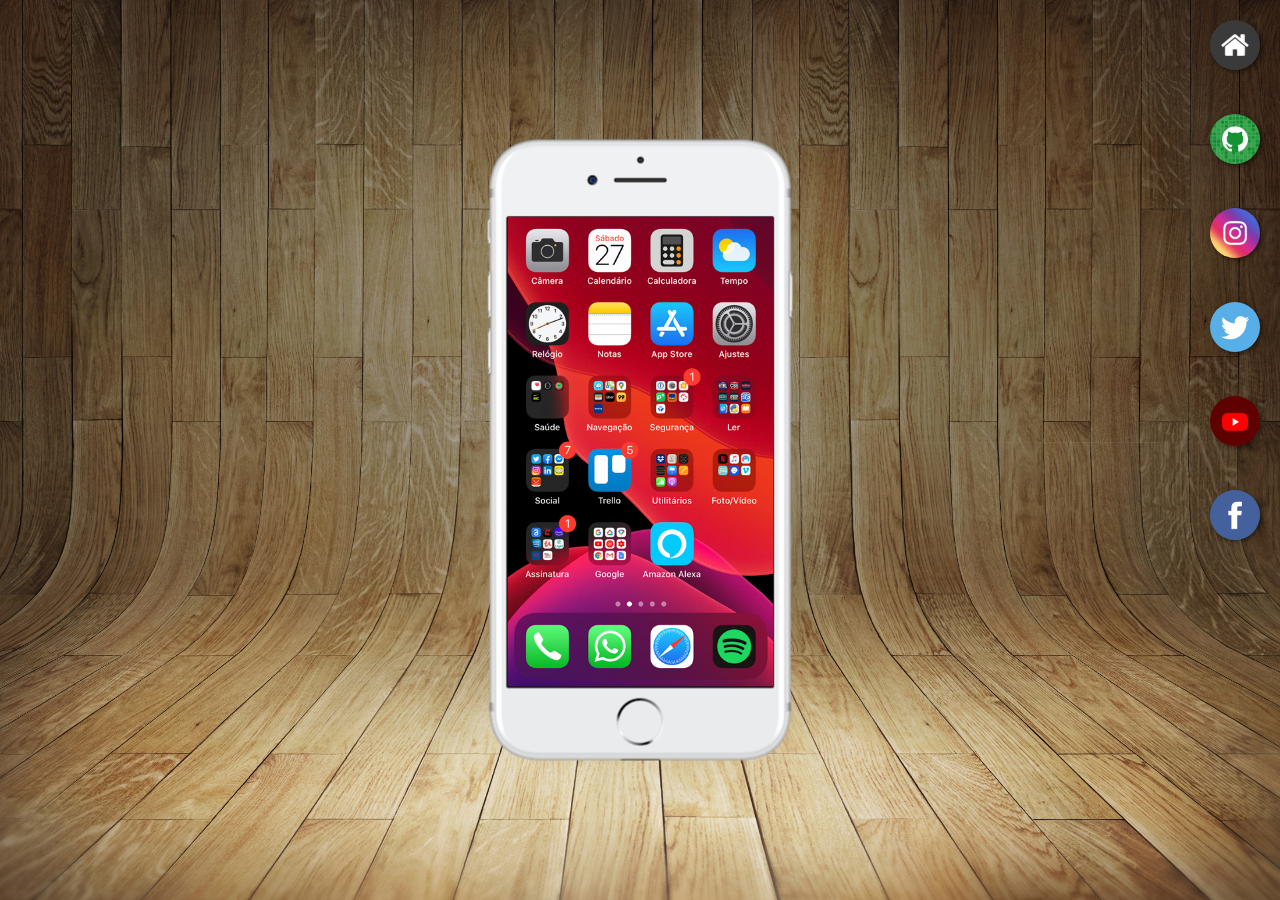
<file: index.html>
<!DOCTYPE html>
<html lang="pt-br">
<head>
    <meta charset="UTF-8">
    <meta name="viewport" content="width=device-width, initial-scale=1.0">
    <link rel="stylesheet" href="estilos/style.css">
    <link rel="shortcut icon" href="favicon.ico" type="image/x-icon">
    <title>Projetos Redes Sociais</title>
</head>
<body>
    <main>
        <section id="telefone">
            <iframe src="home.html" name="tela" id="tela" frameborder="0">
                Seu navegador nao é compativel
            </iframe>
        </section>
        <section id="redes-sociais">
            <a href="home.html" target="tela"><img src="imagens/logo-home.jpg" alt="Home"></a><br>
            <a href="github.html" target="tela"><img src="imagens/logo-github.jpg" alt="GitHub"></a><br>
            <a href="insta.html" target="tela"><img src="imagens/logo-instagram.jpg" alt="Instagram"></a><br>
            <a href="twitter.html" target="tela"><img src="imagens/logo-twitter.jpg" alt="Twitter"></a><br>
            <a href="youtube.html" target="tela"><img src="imagens/logo-youtube.jpg" alt="Youtube"></a><br>
            <a href="face.html" target="tela"><img src="imagens/logo-facebook.jpg" alt="Facebook"></a>
        </section>
    </main>
</body>
</html>
</file>
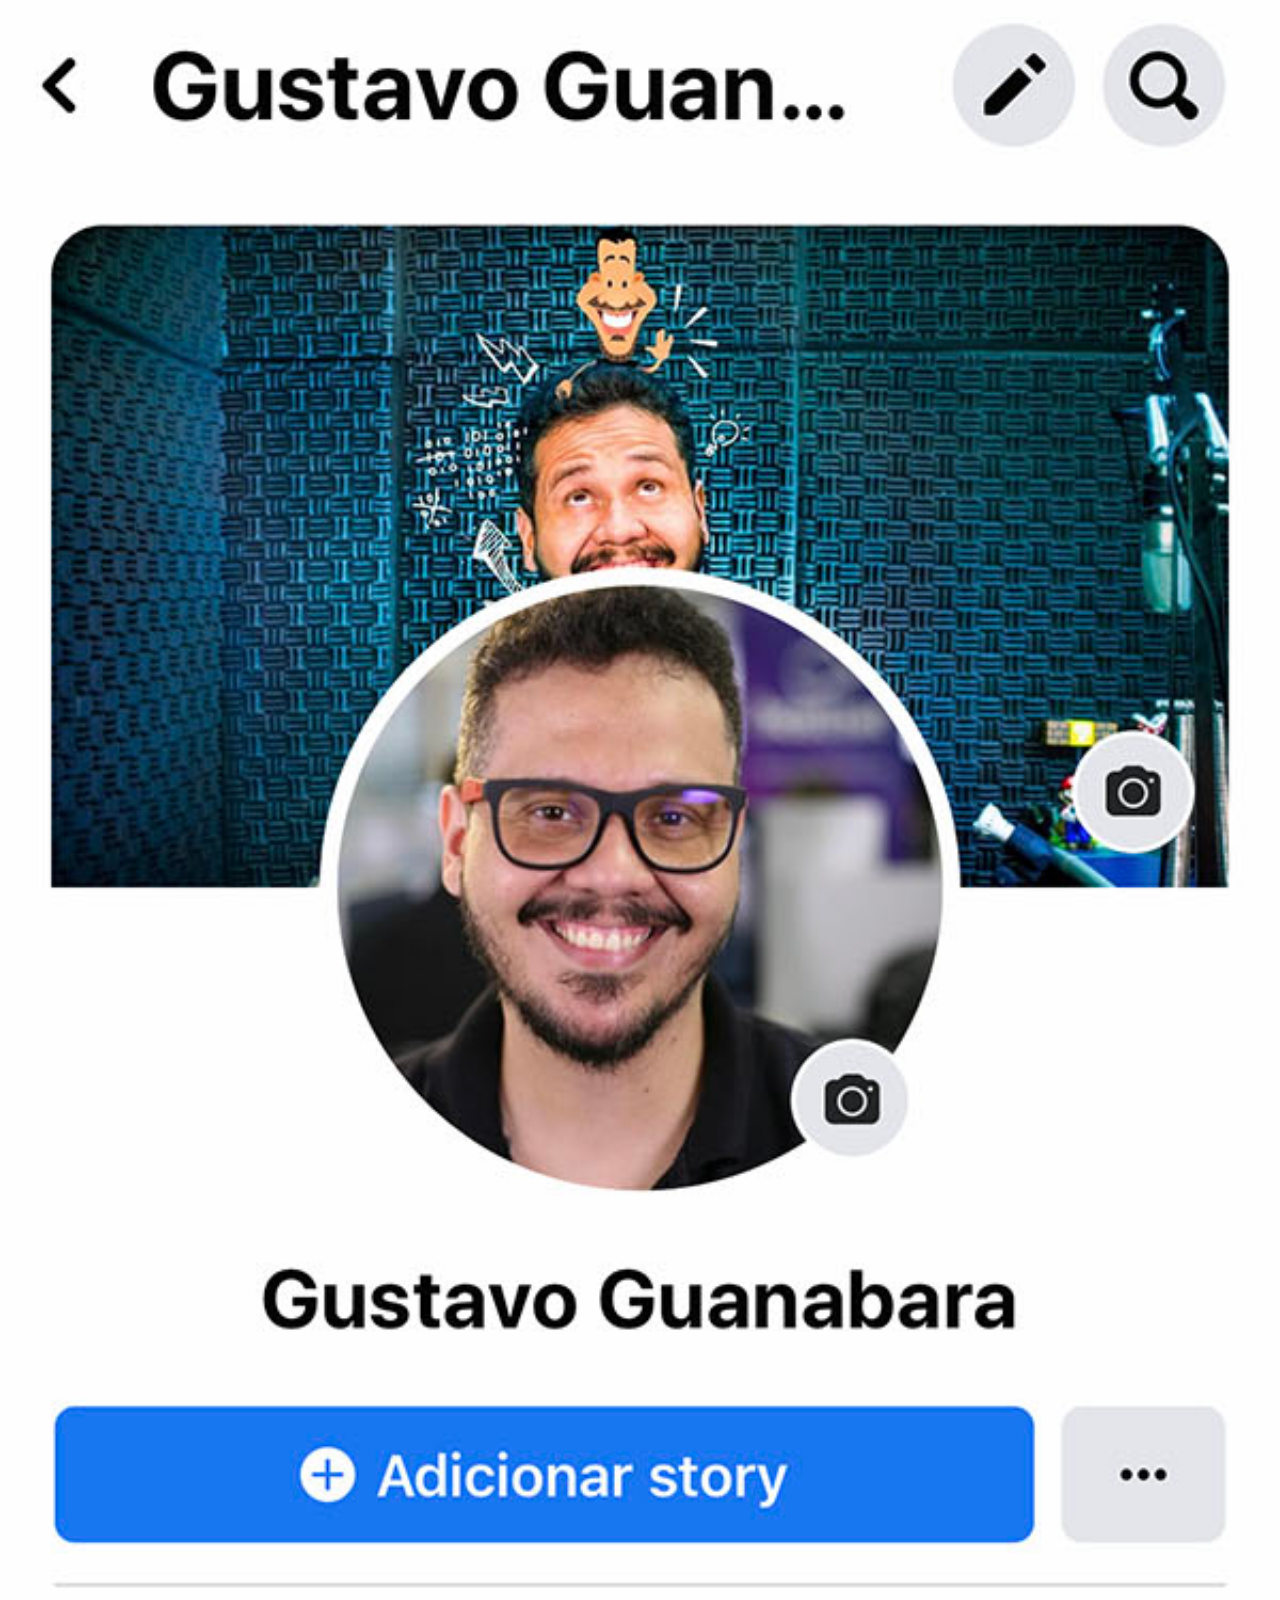
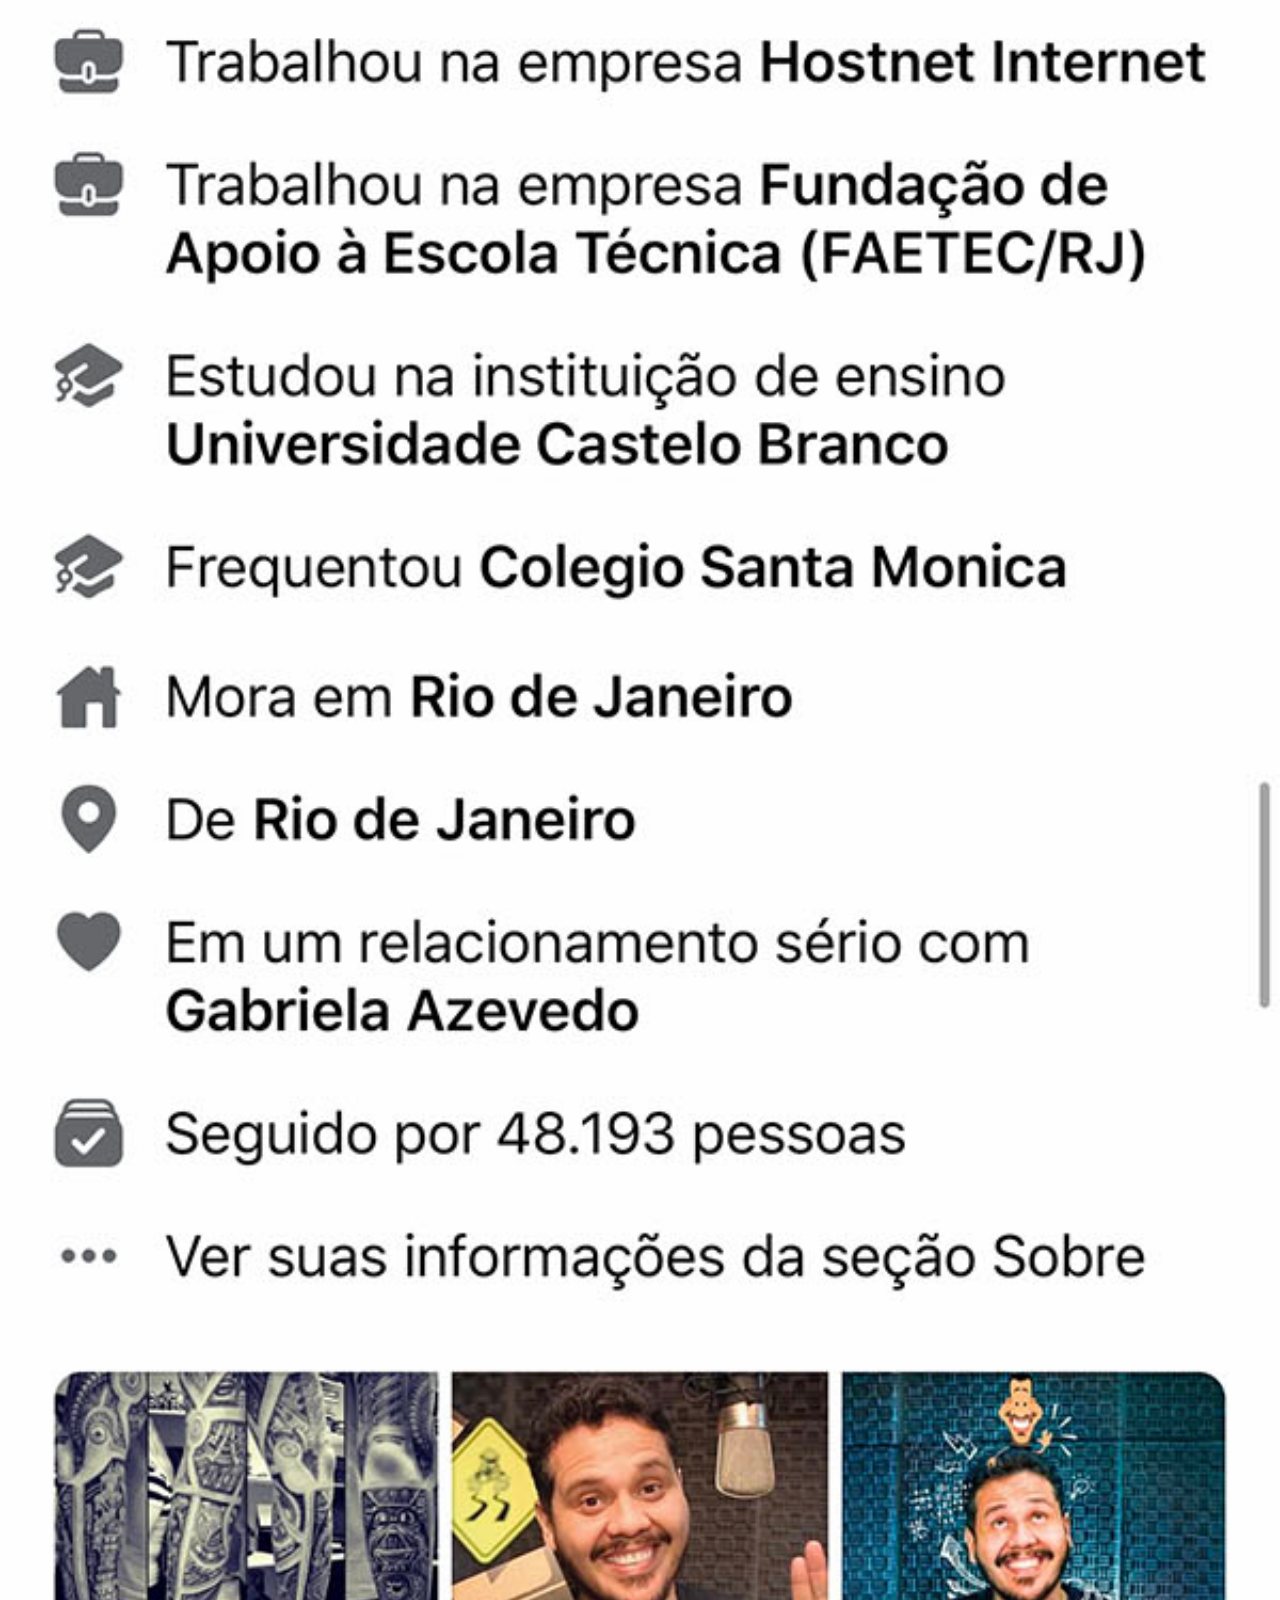
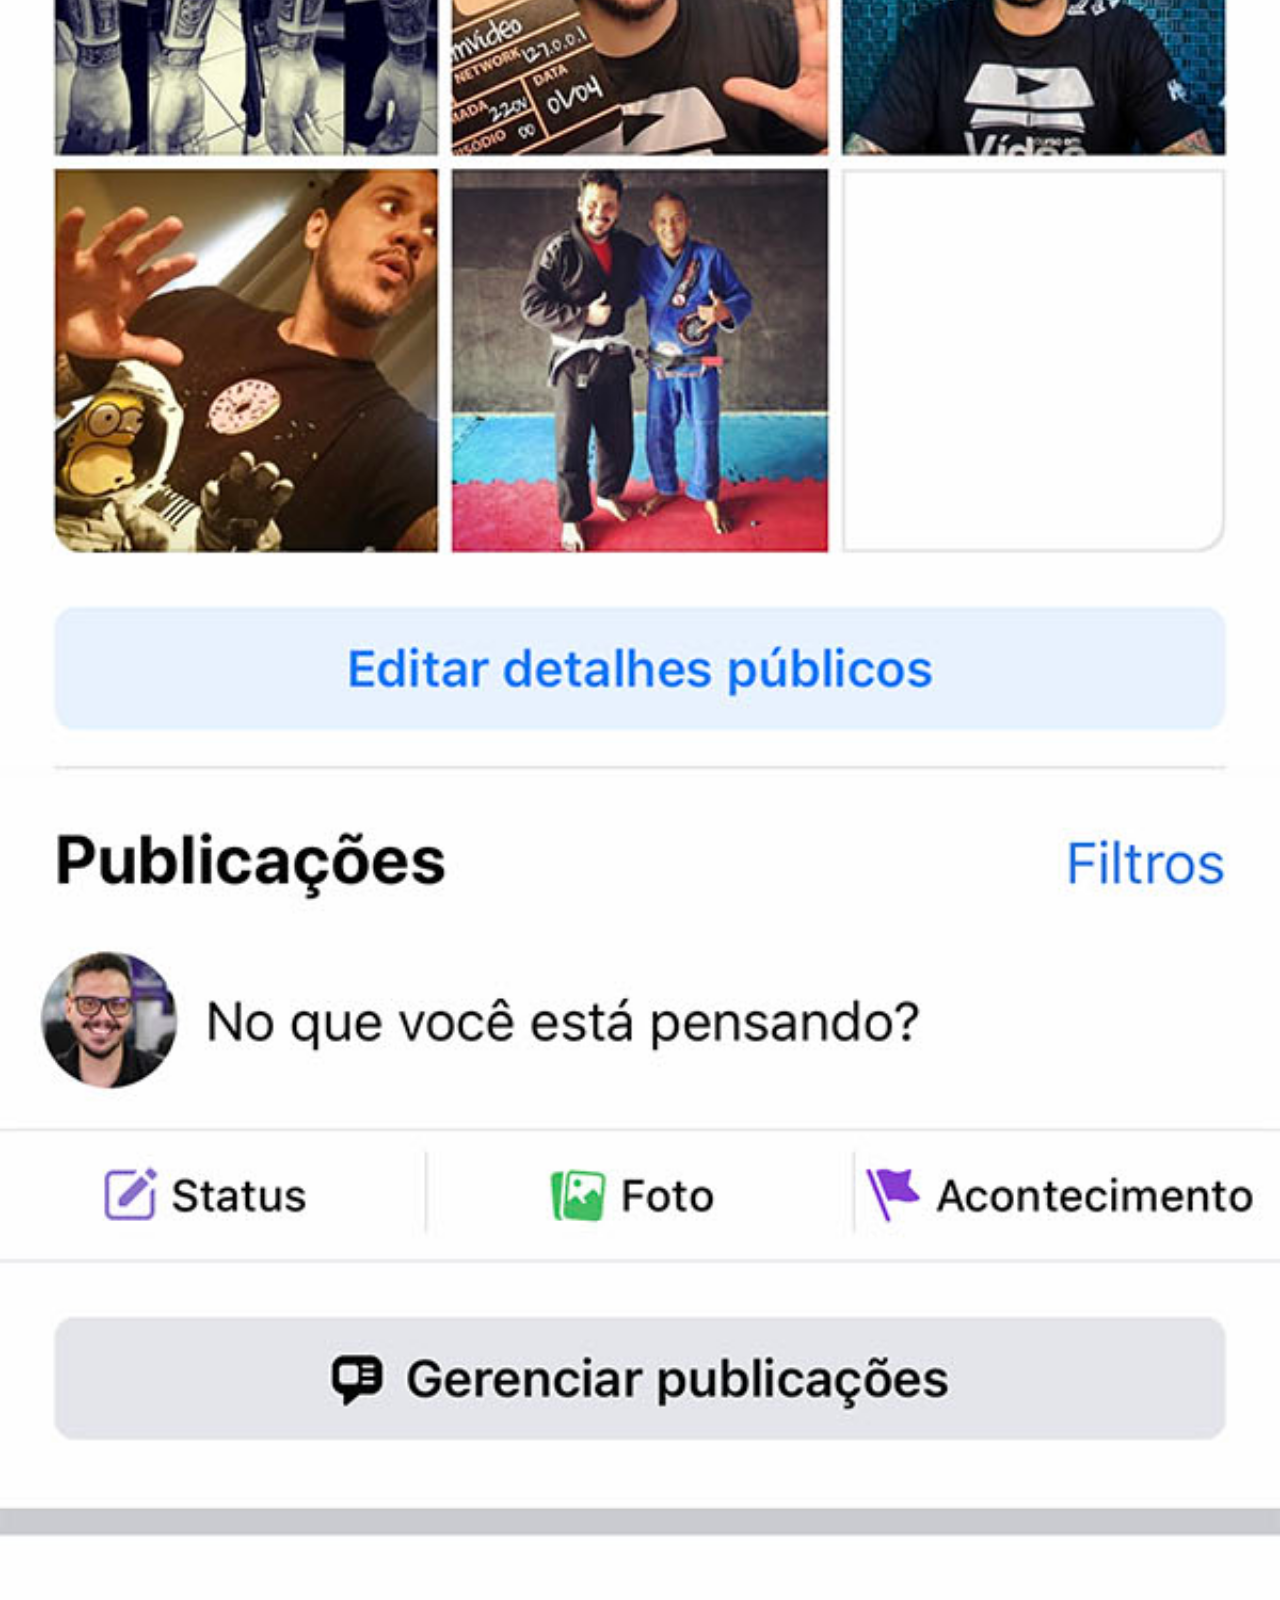
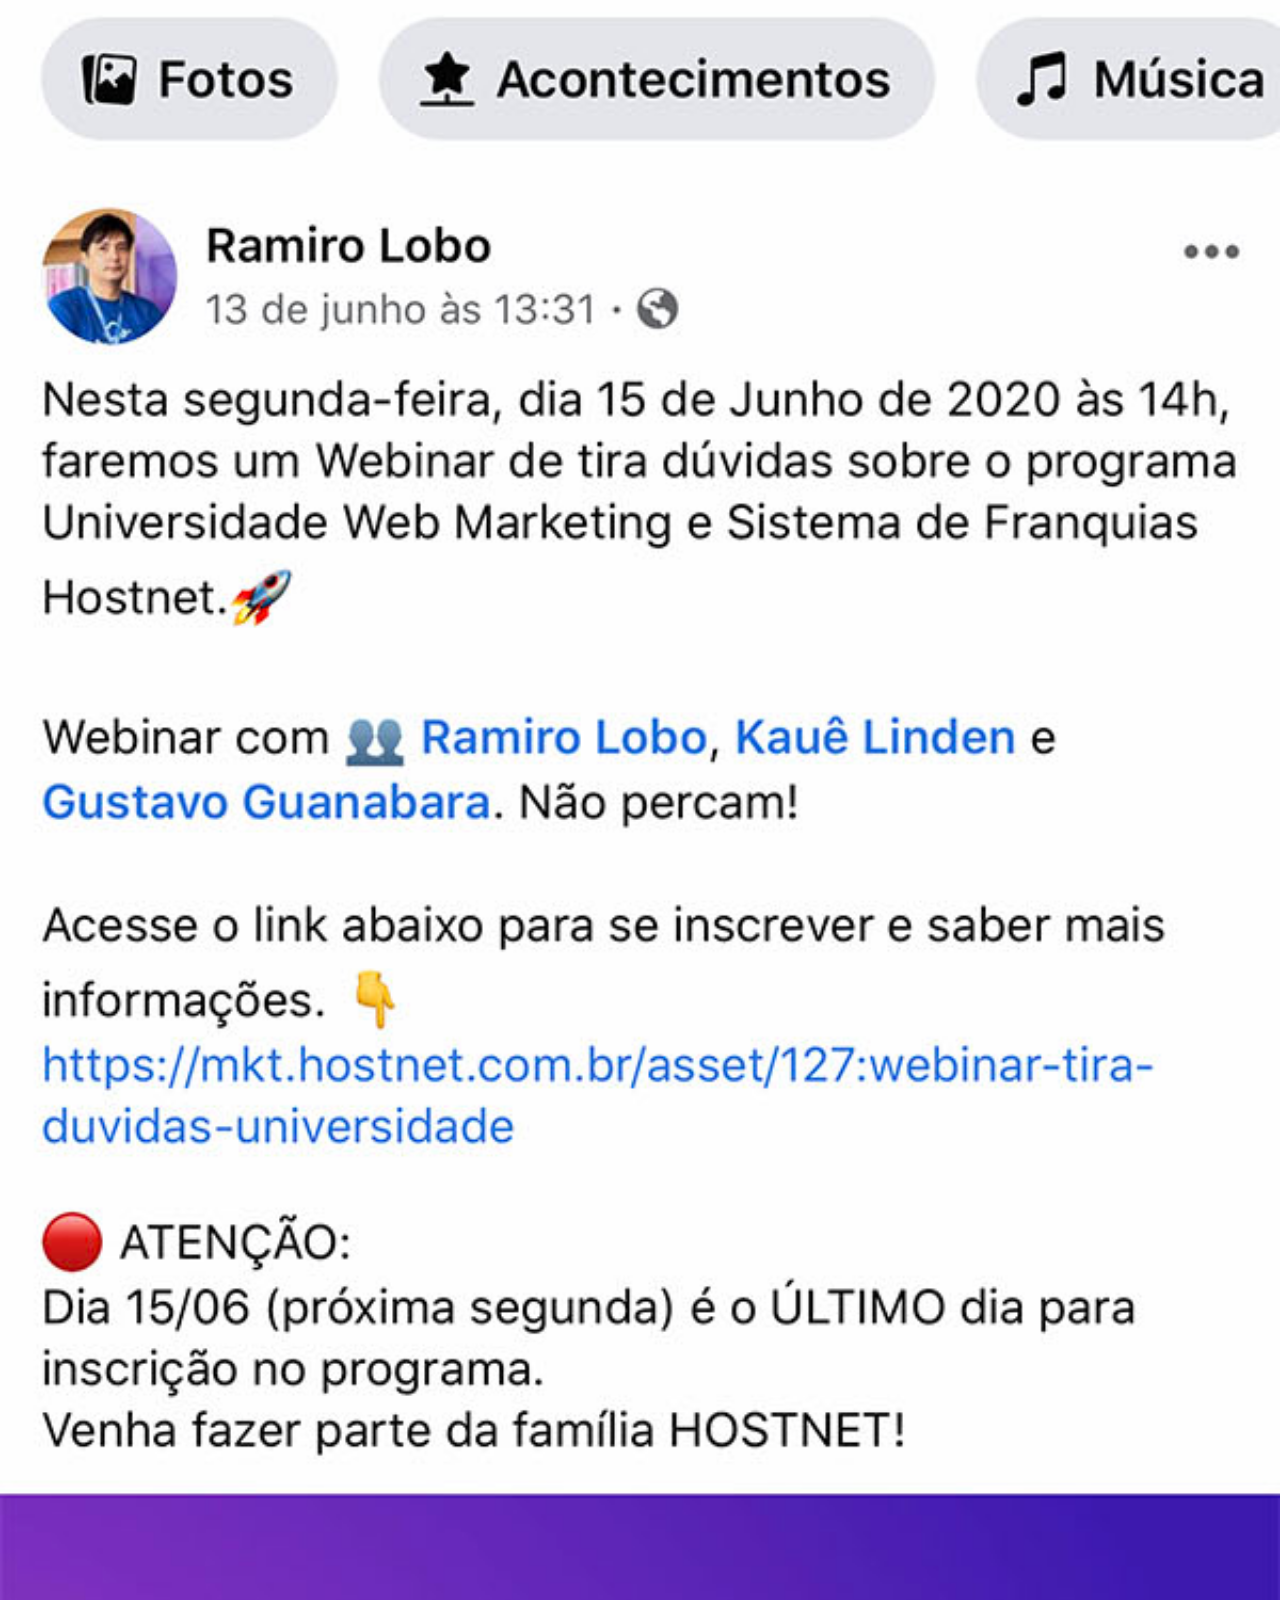
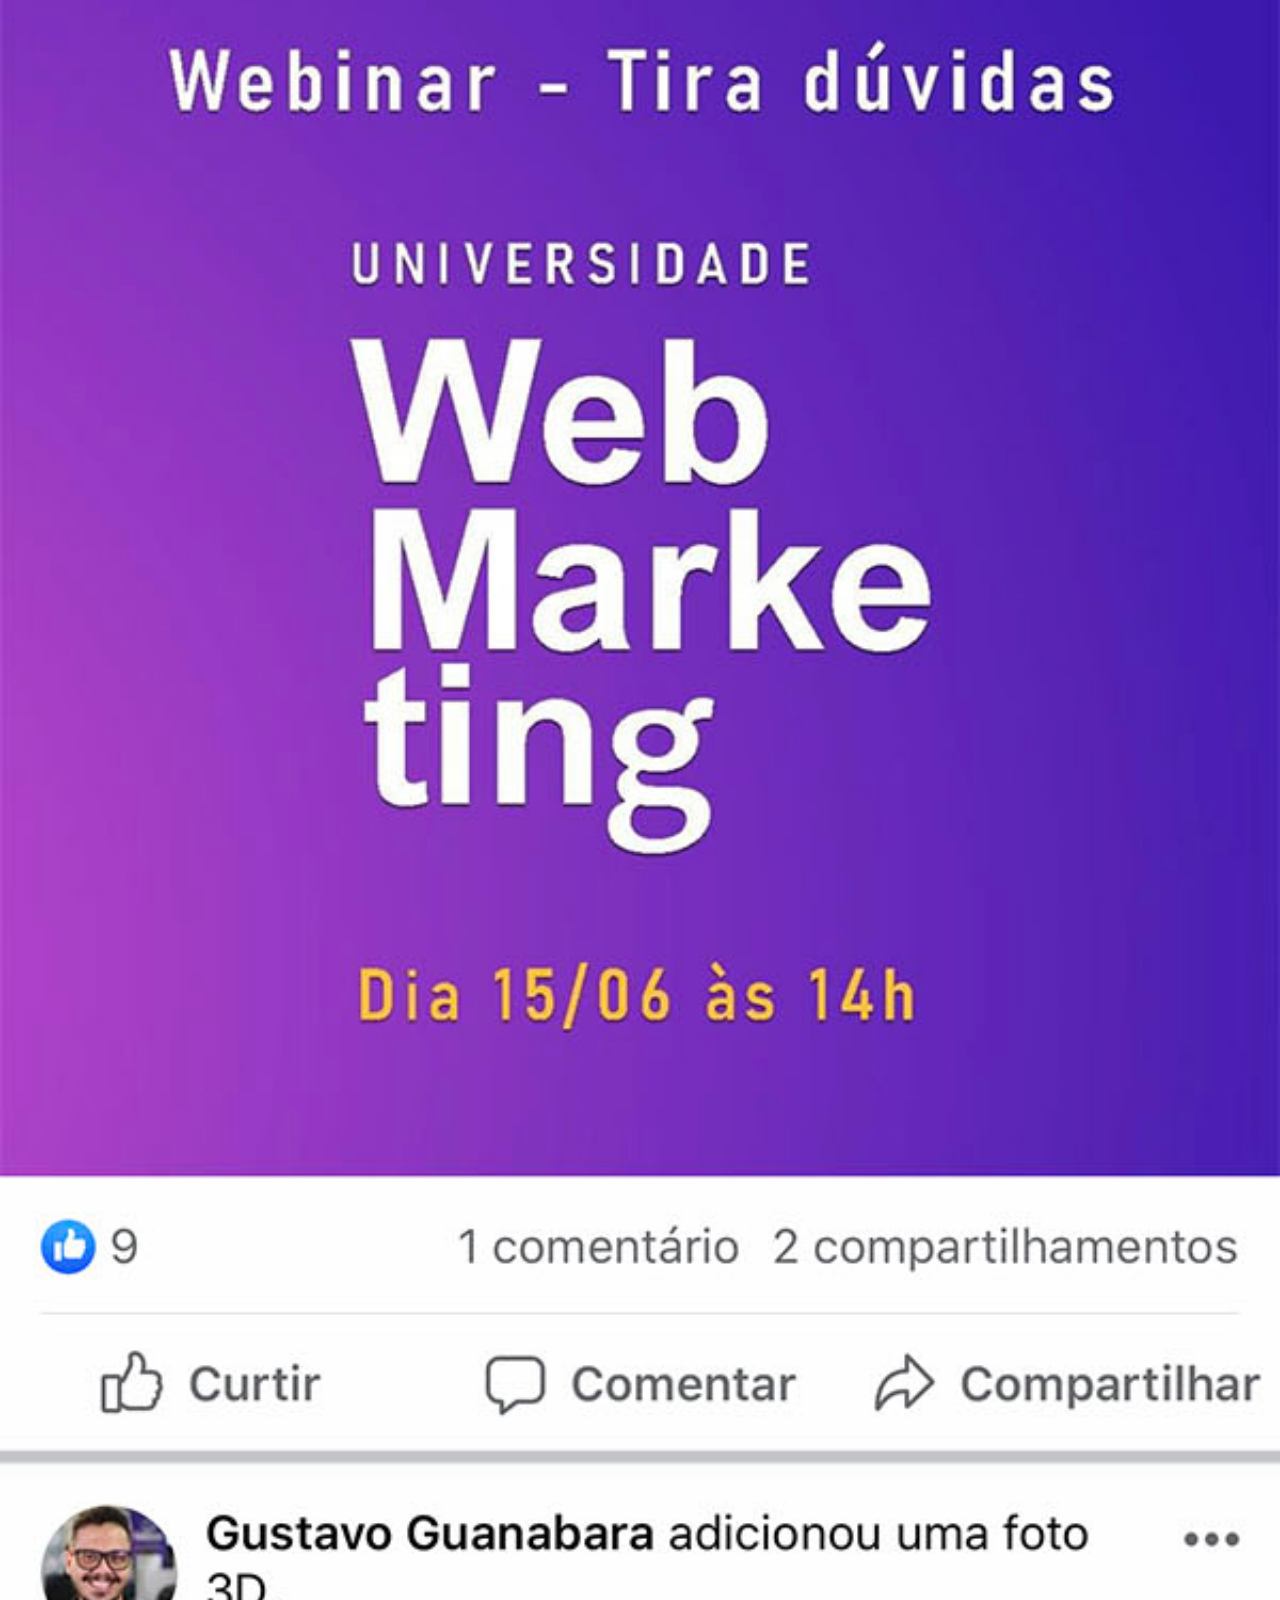
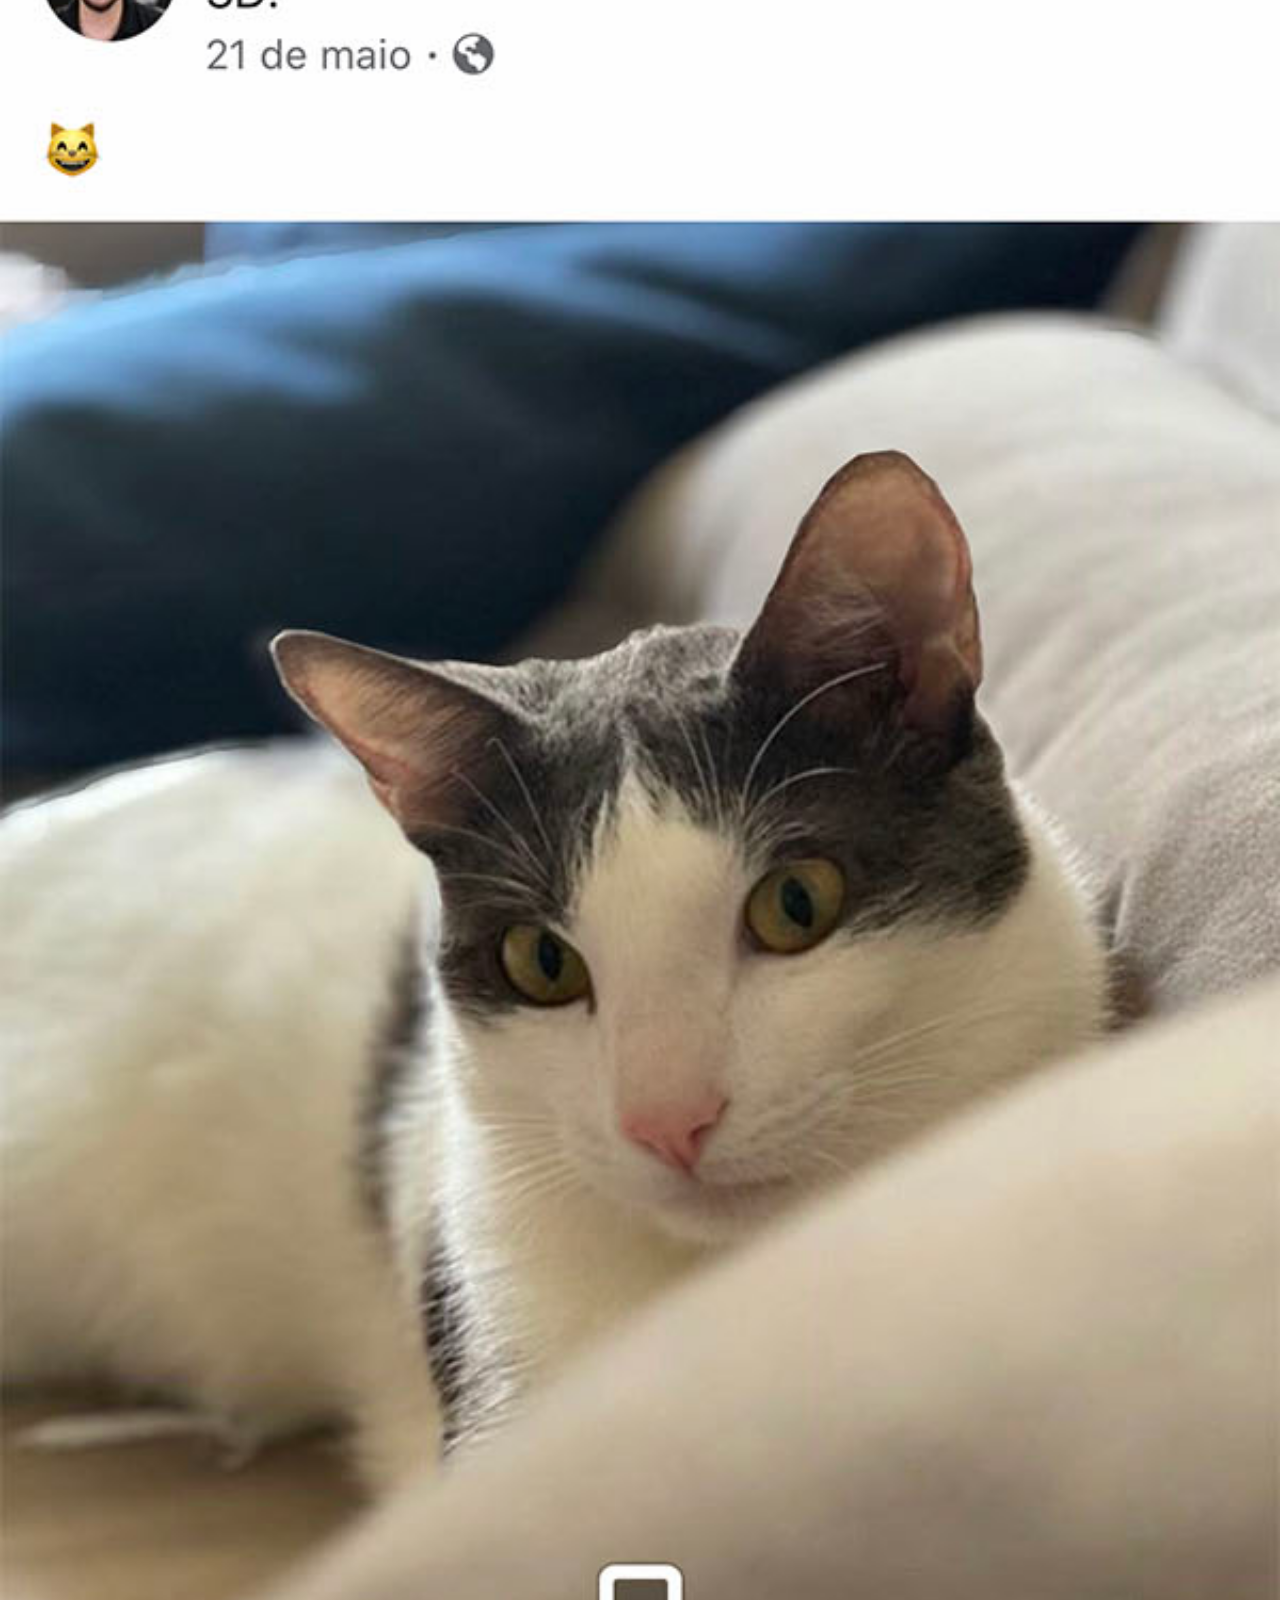
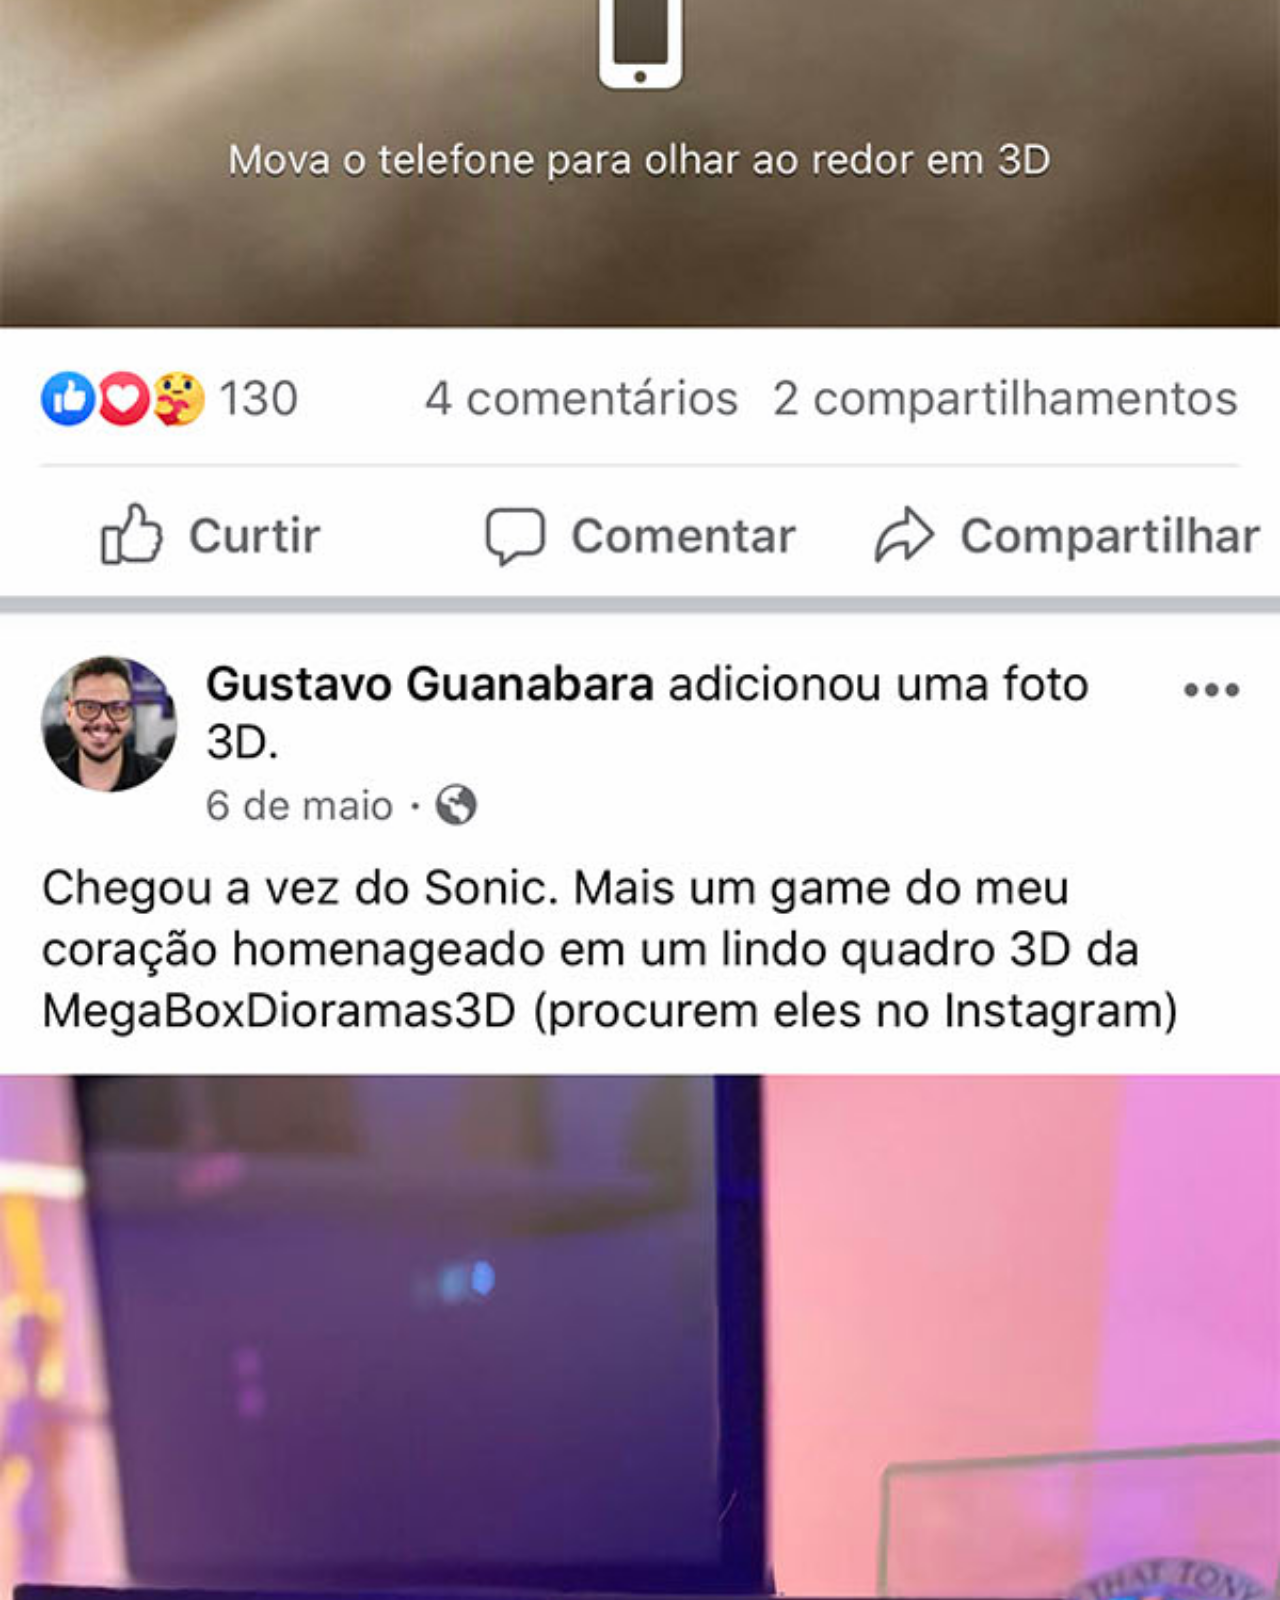
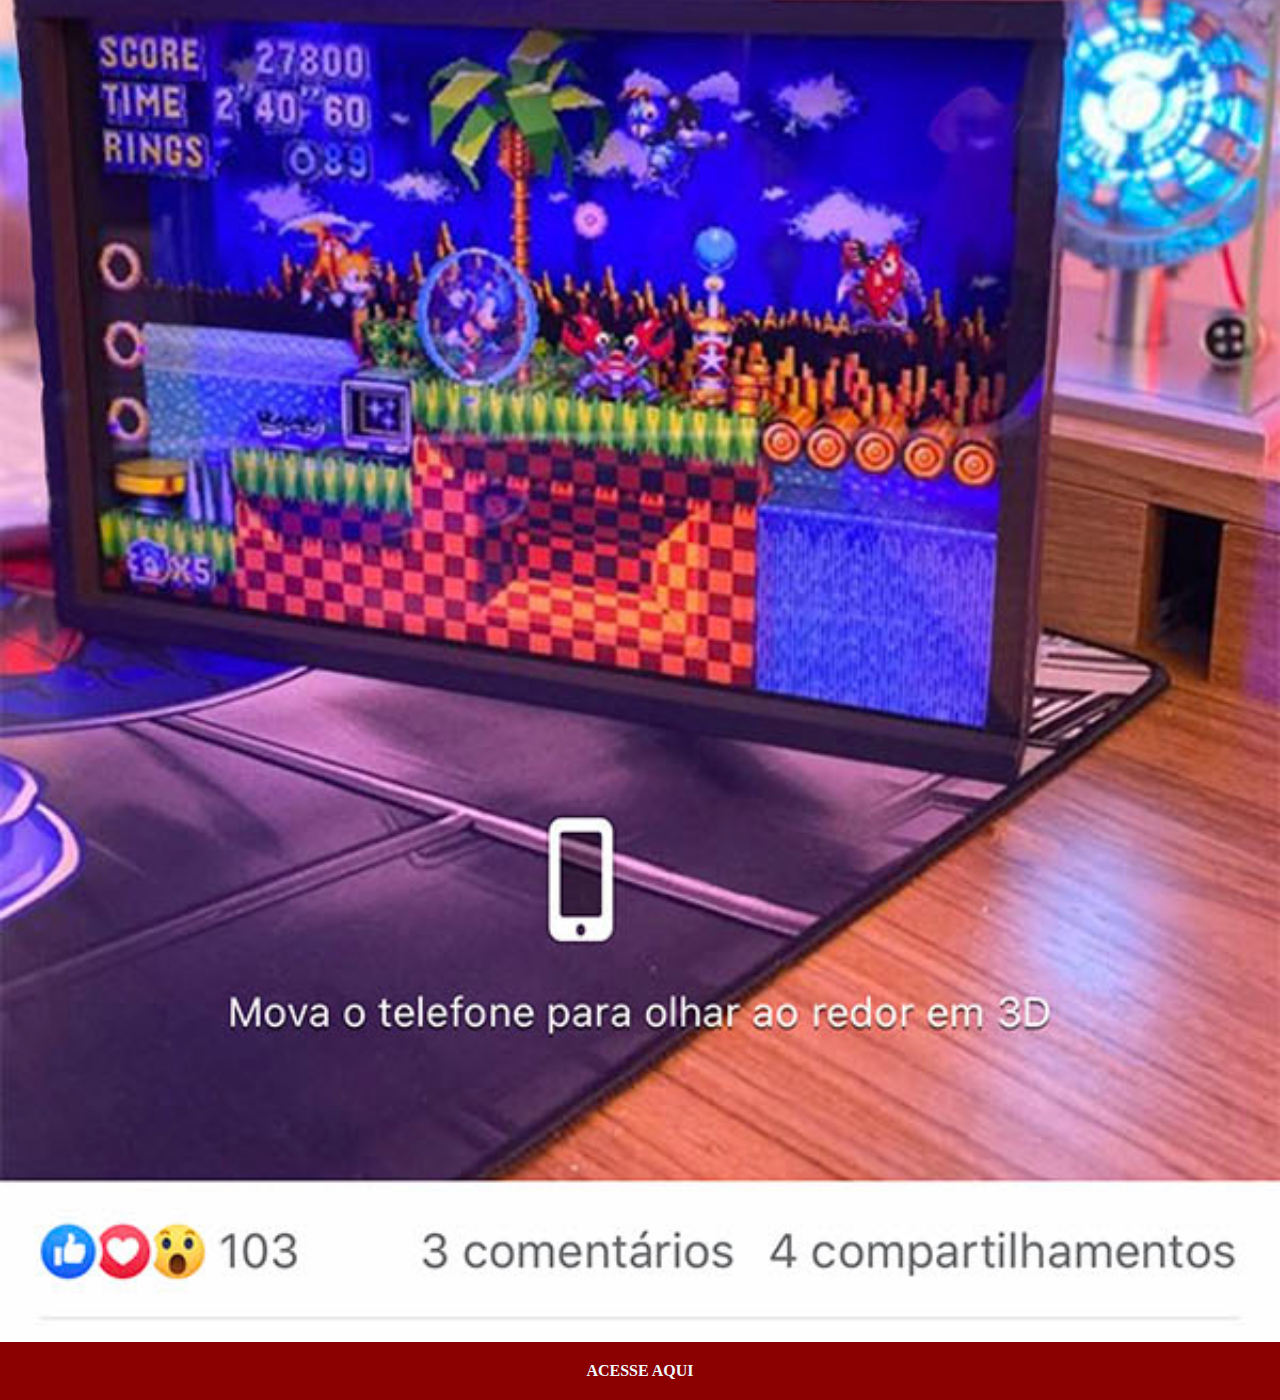
<file: face.html>
<!DOCTYPE html>
<html lang="en">
<head>
    <meta charset="UTF-8">
    <meta name="viewport" content="width=device-width, initial-scale=1.0">
    <title>Document</title>
    <link rel="stylesheet" href="estilos/social.css">
</head>
<body>
    <img src="imagens/tela-facebook.jpg" alt="Facebook">
    <a href="https://www.facebook.com/gustavoguanabara" target="_blank">ACESSE AQUI</a>
</body>
</html>
</file>
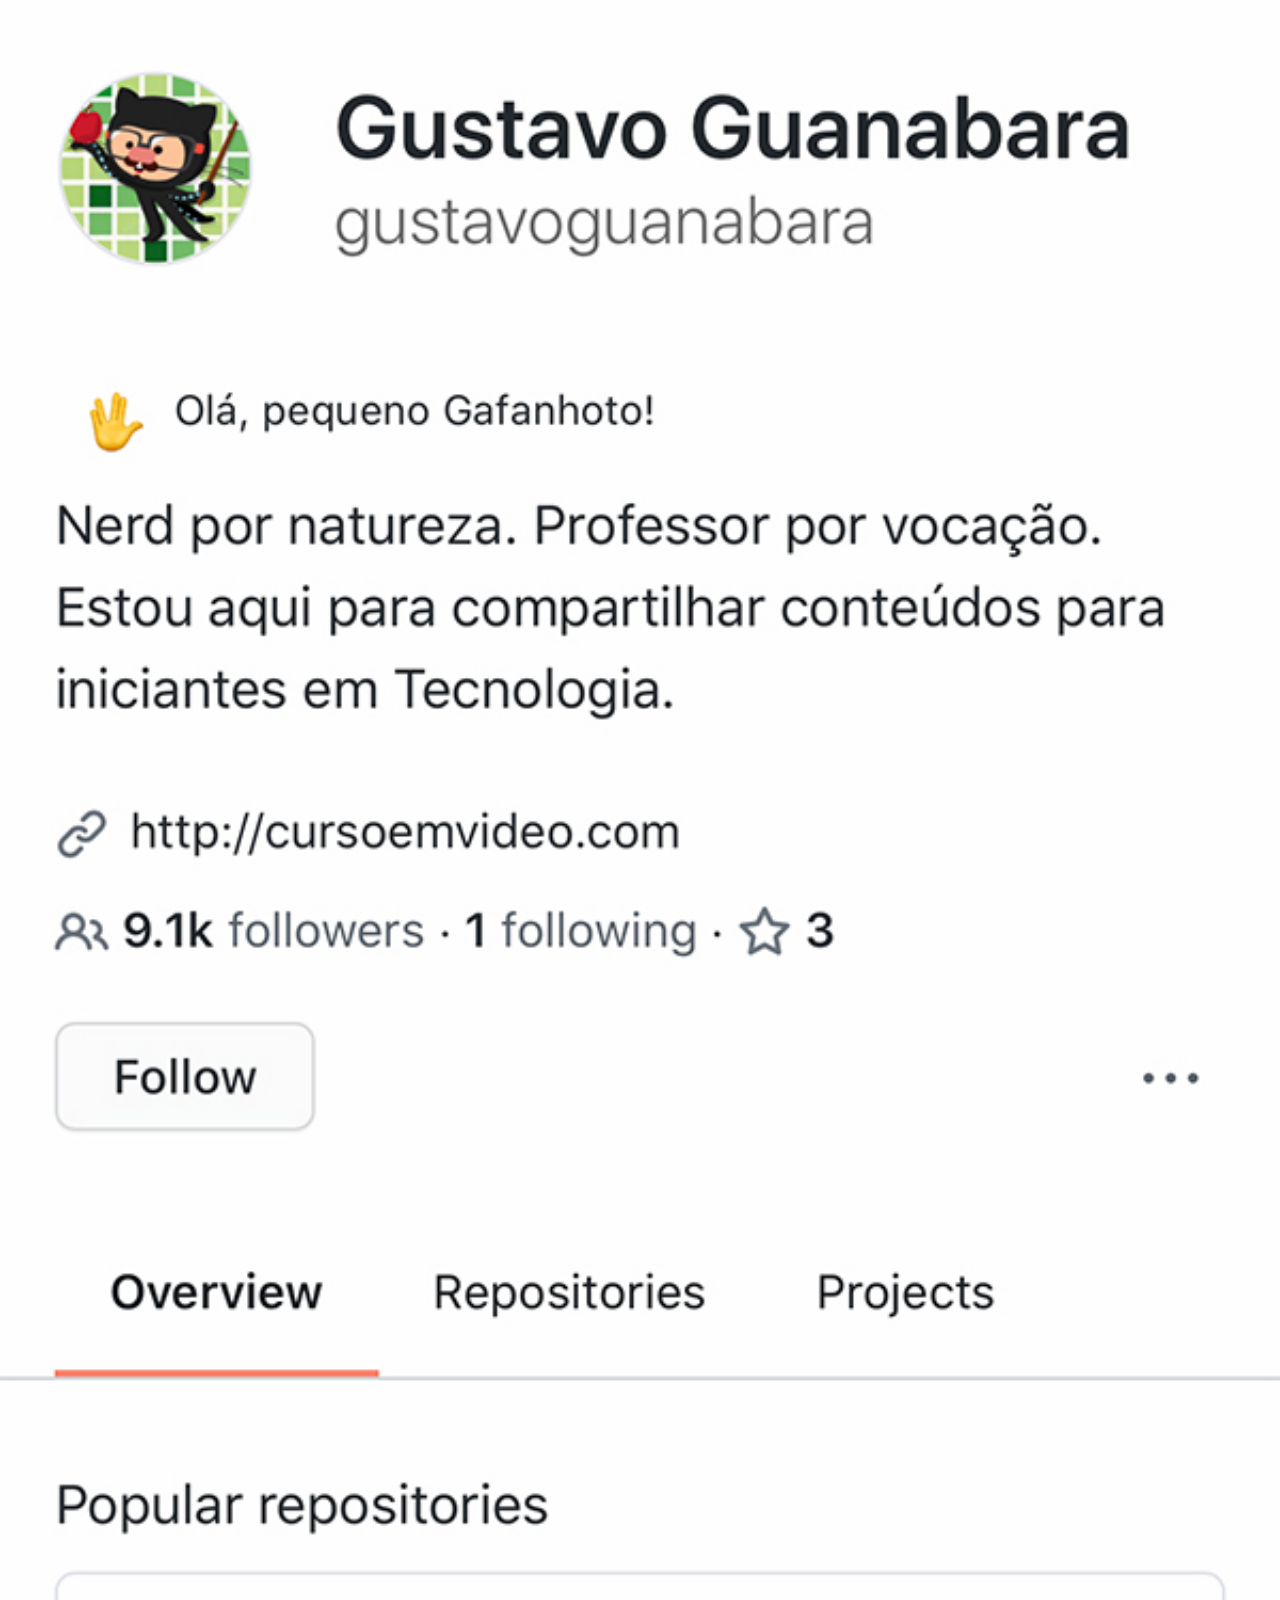
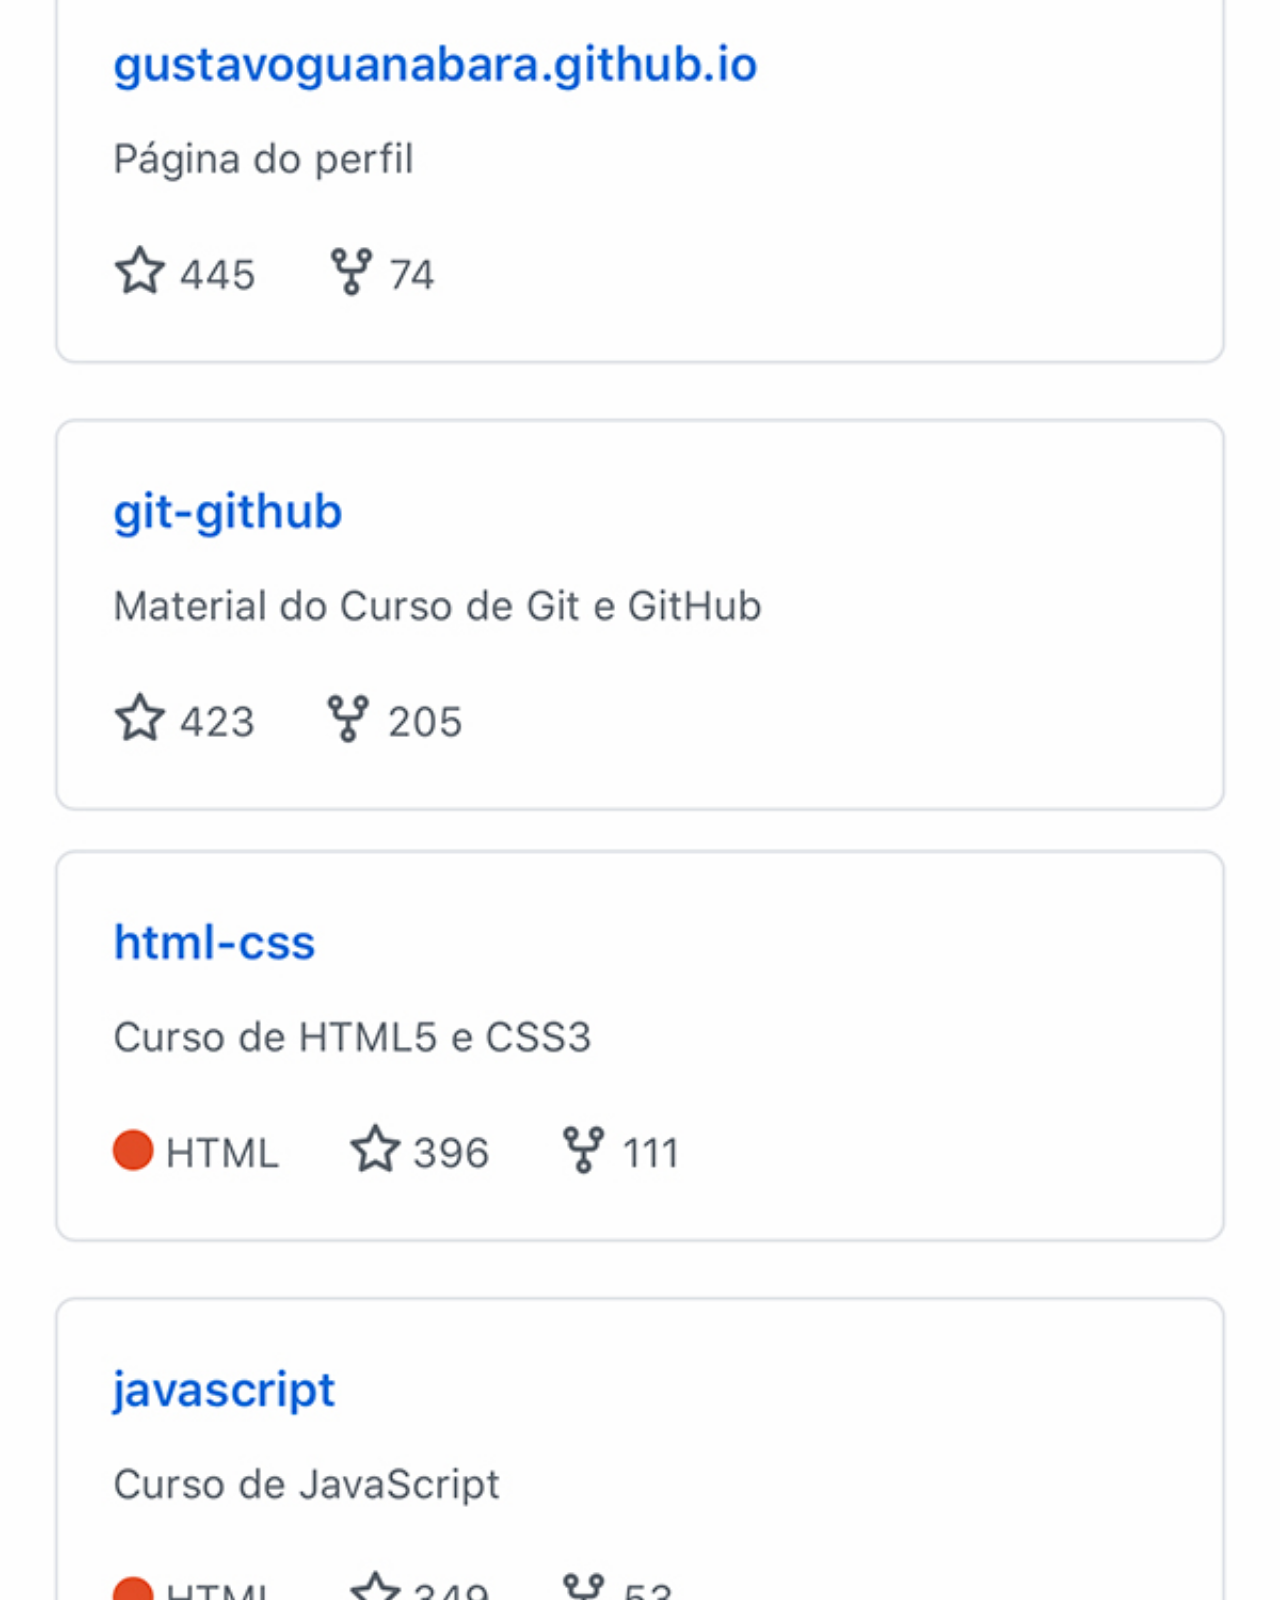
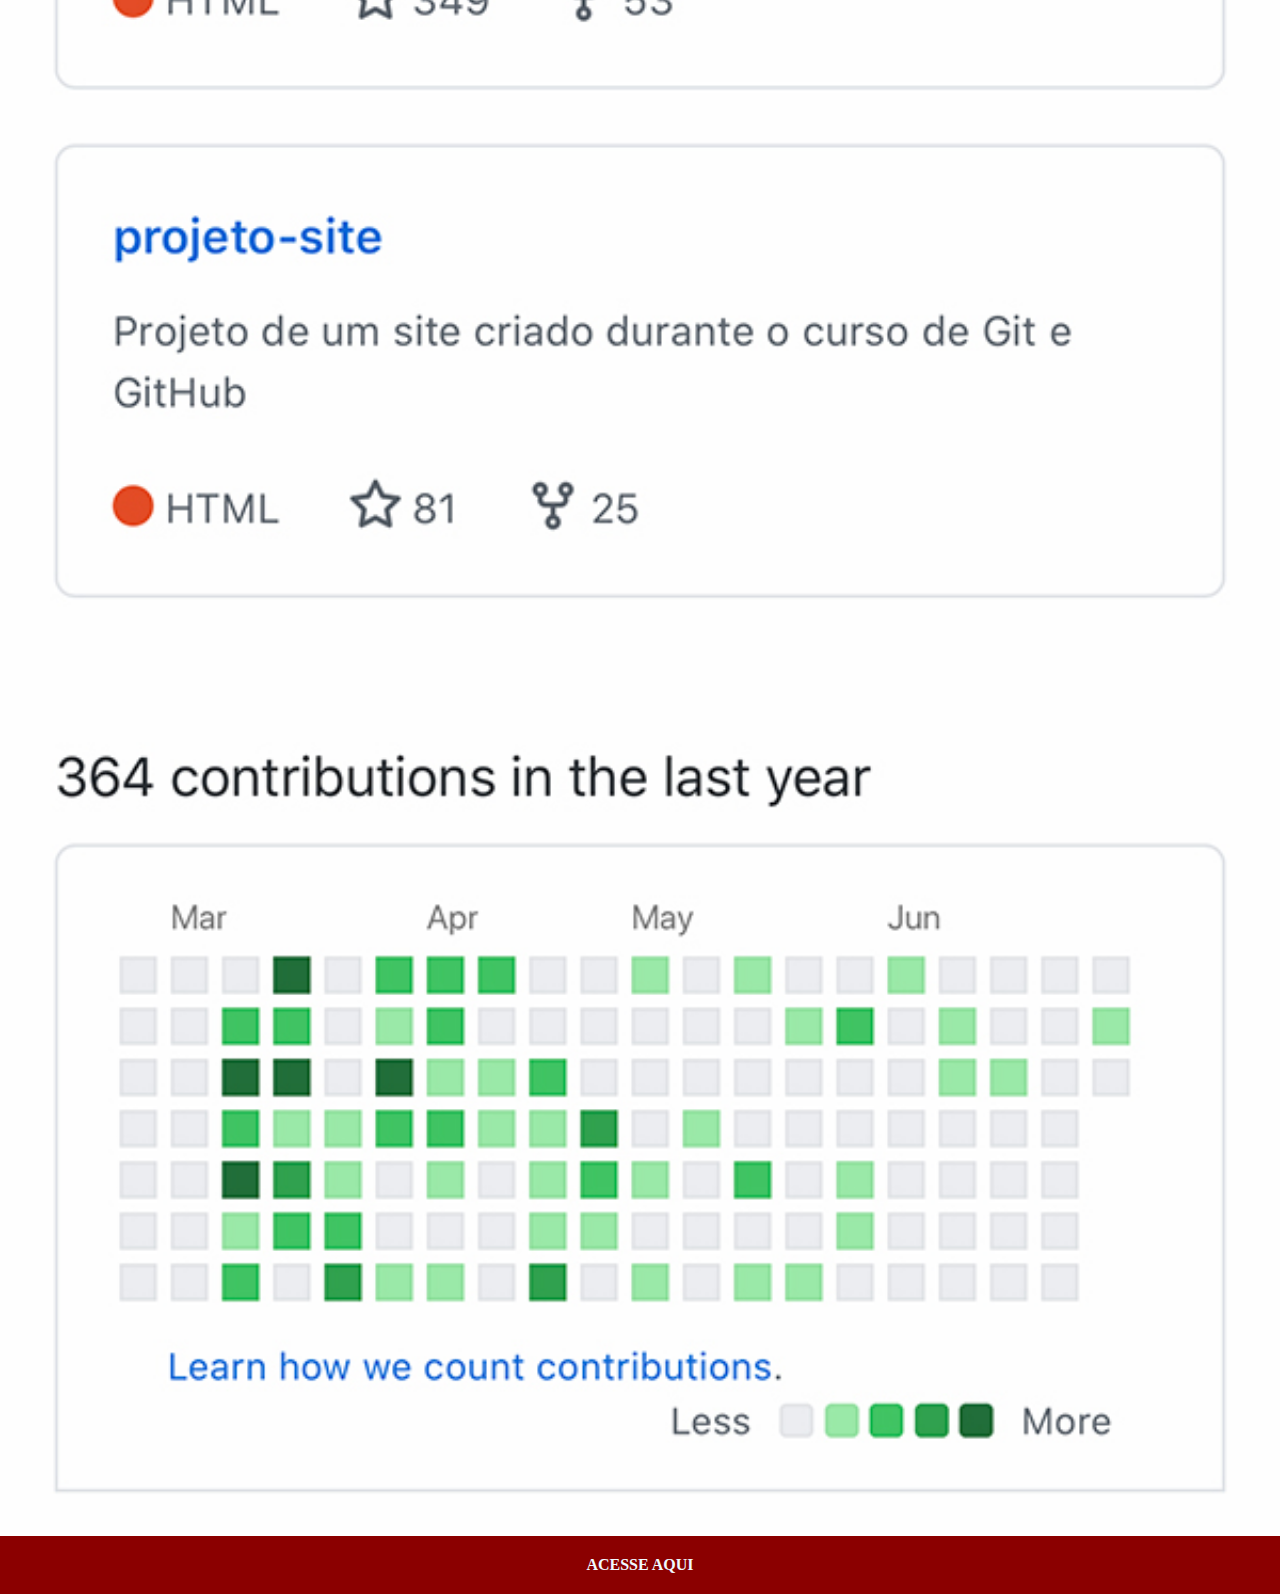
<file: github.html>
<!DOCTYPE html>
<html lang="pt-br">
<head>
    <meta charset="UTF-8">
    <meta name="viewport" content="width=device-width, initial-scale=1.0">
    <title>GitHub</title>
    <link rel="stylesheet" href="estilos/social.css">
</head>
<body>
    <img src="imagens/tela-github.jpg" alt="GitHub">
    <a href="https://github.com/gustavoguanabara" target="_blank">ACESSE AQUI</a>
</body>
</html>
</file>
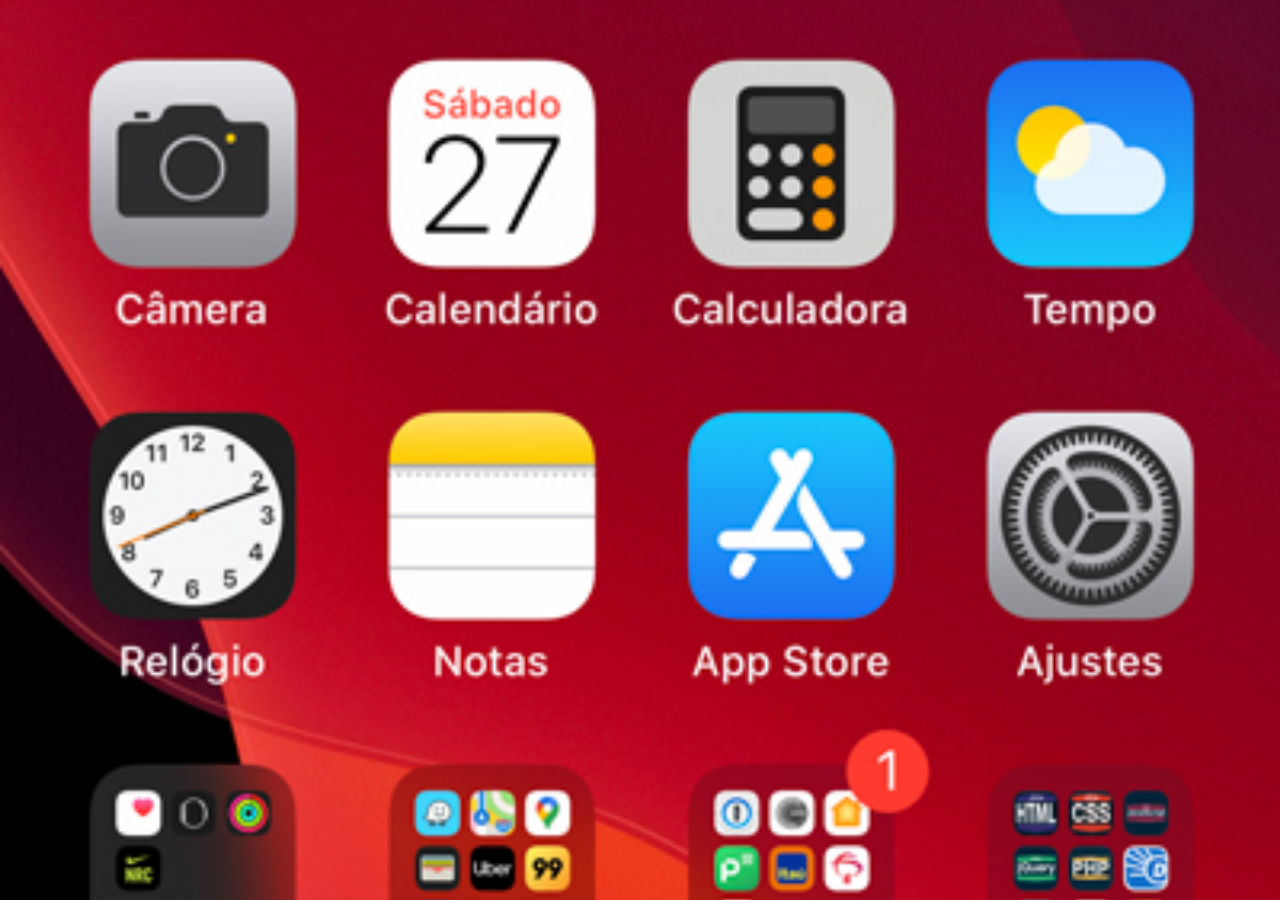
<file: home.html>
<!DOCTYPE html>
<html lang="pt-br">
<head>
    <meta charset="UTF-8">
    <meta name="viewport" content="width=device-width, initial-scale=1.0">
    <title>Document</title>
    <style>
        *{
            margin: 0px;
            padding: 0px;
        }

        body{
            width: 100vw;
            height: 100vh;
            background: black url('imagens/tela-home.jpg') no-repeat top center;
            background-size: cover;
        }
    </style>
</head>
<body>
    
</body>
</html>
</file>
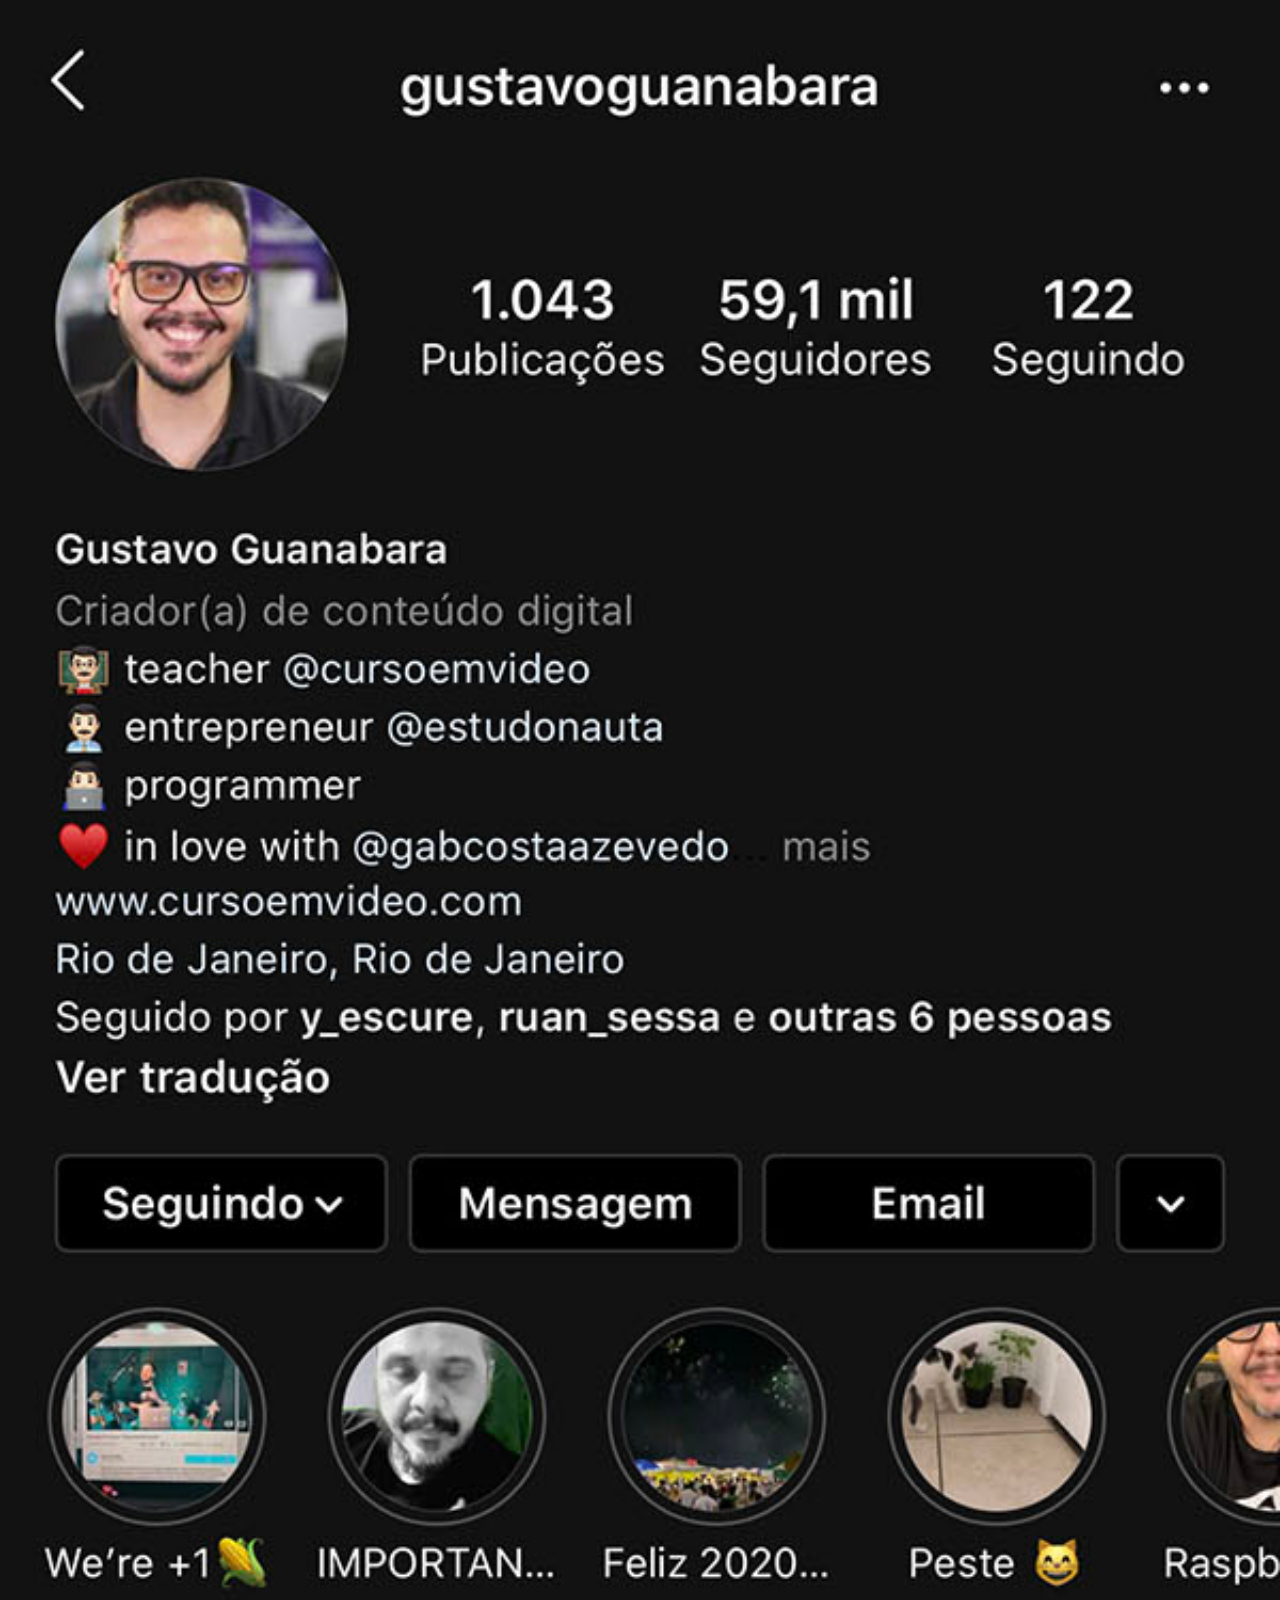
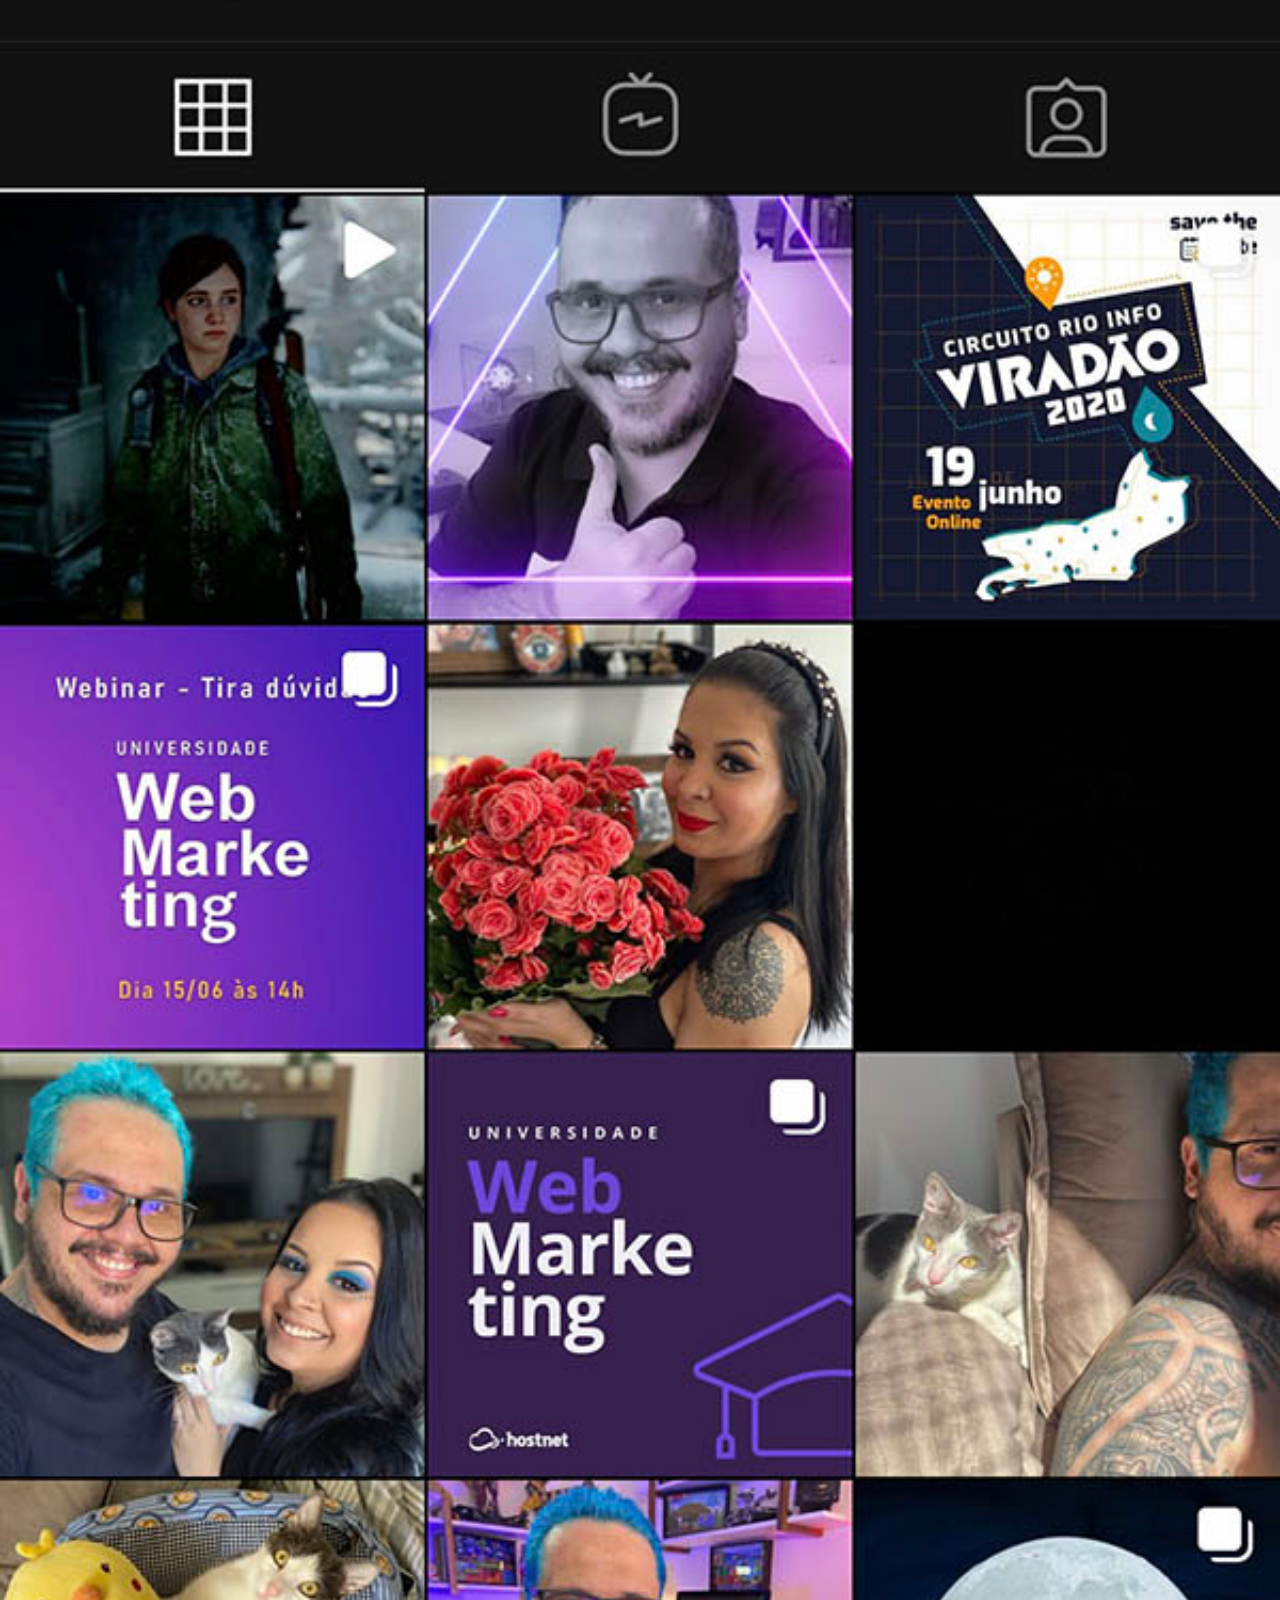
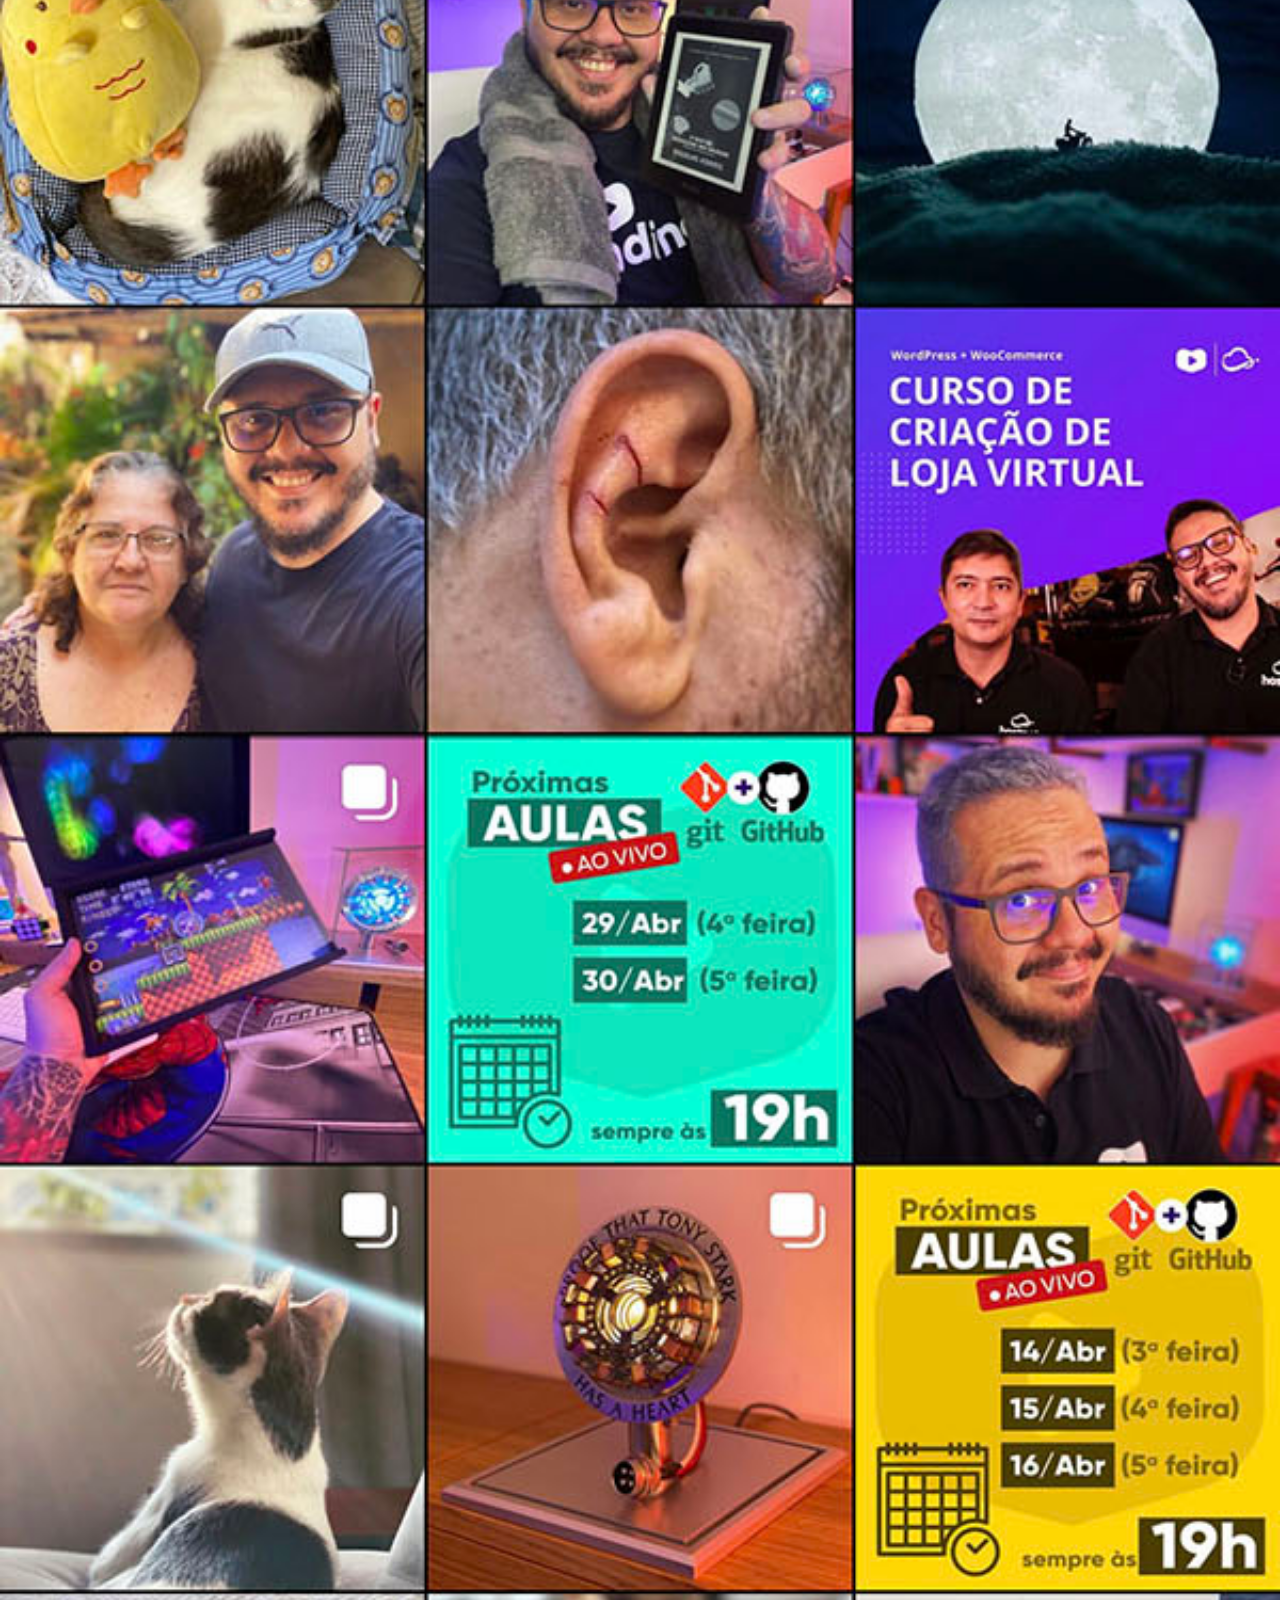
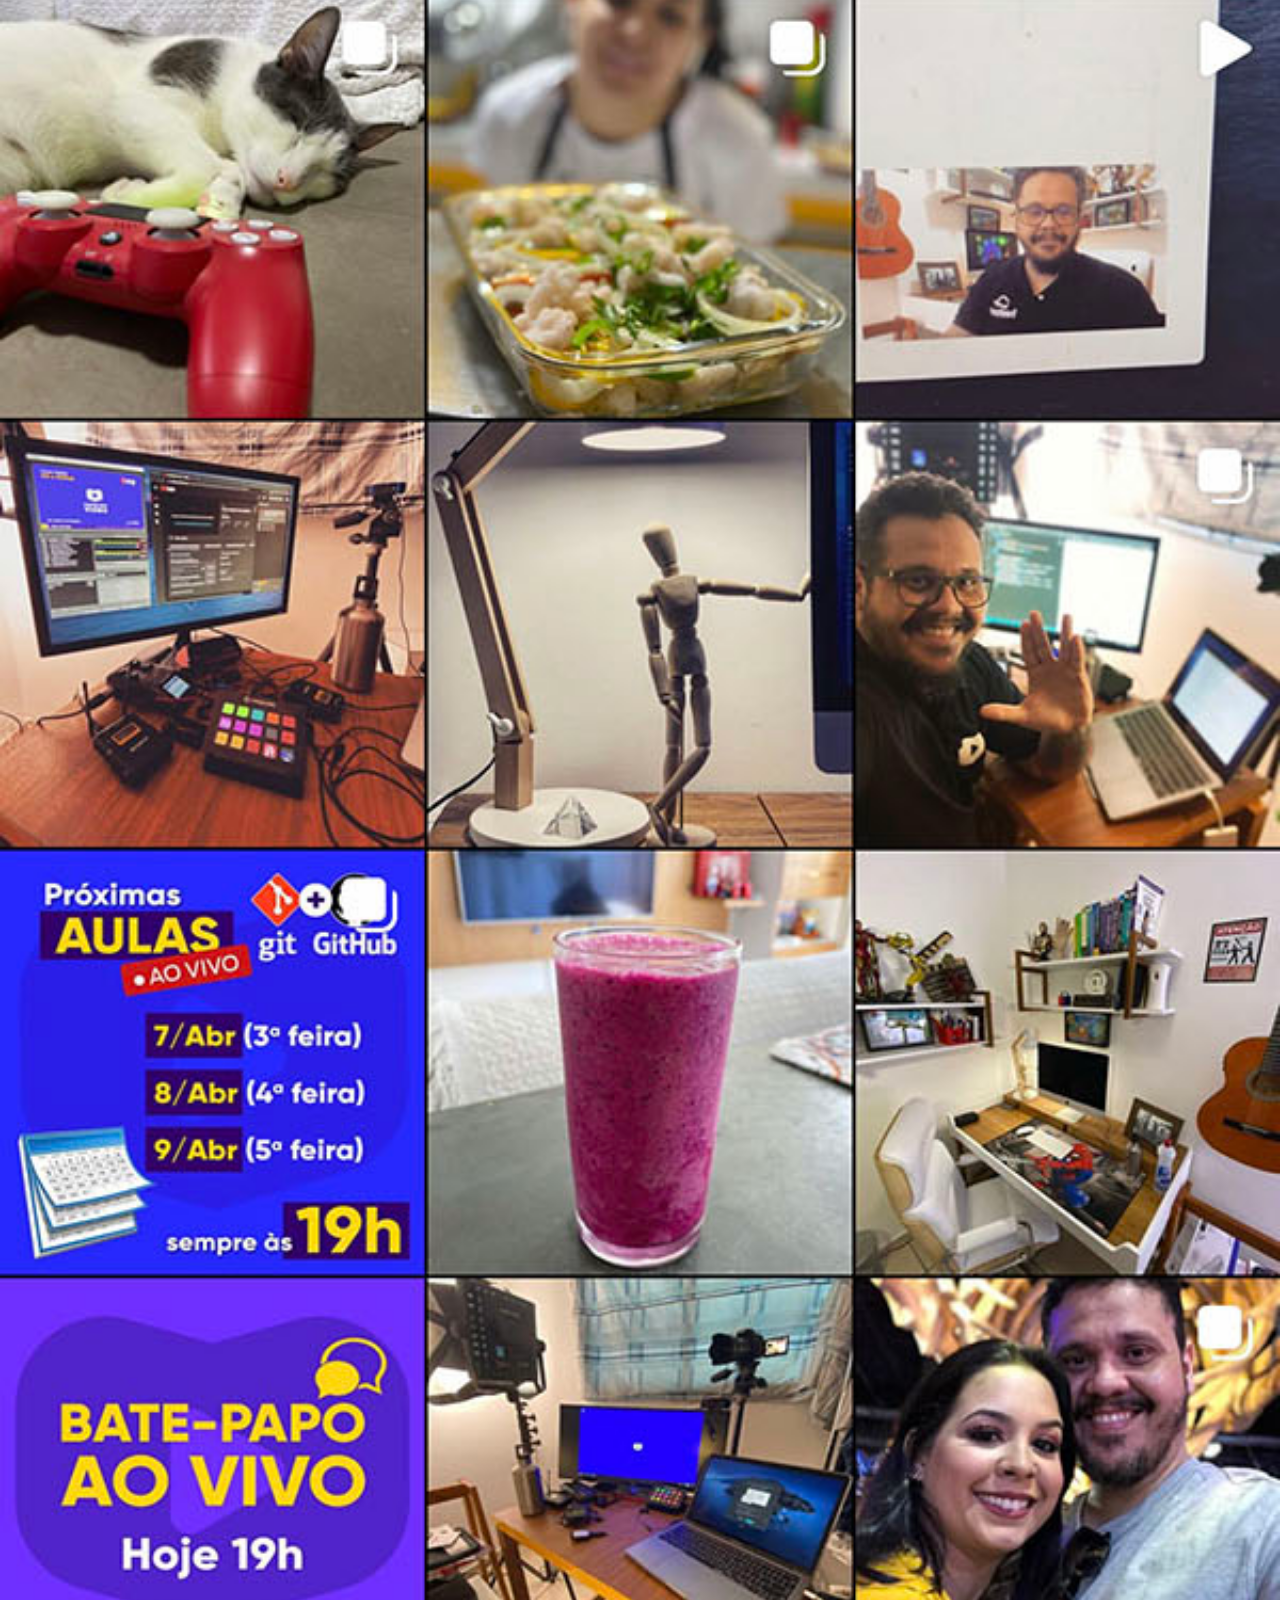
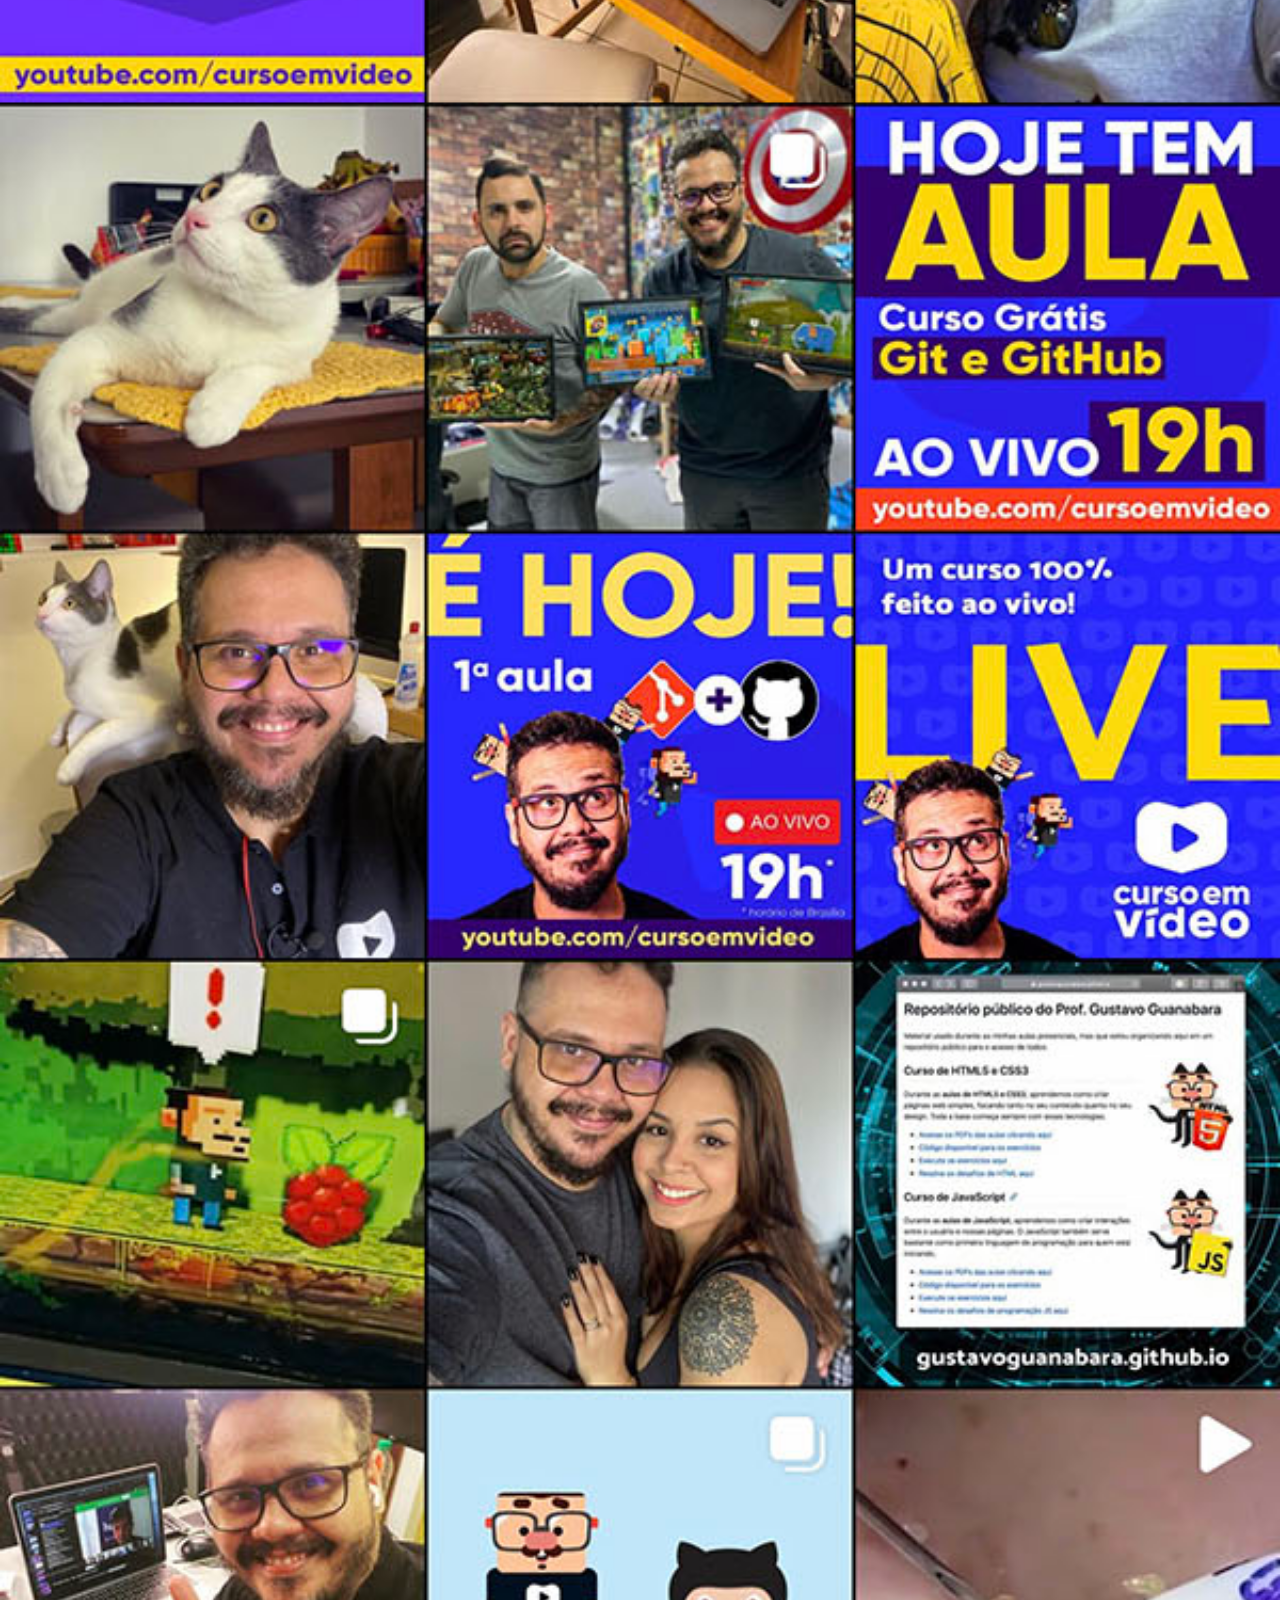
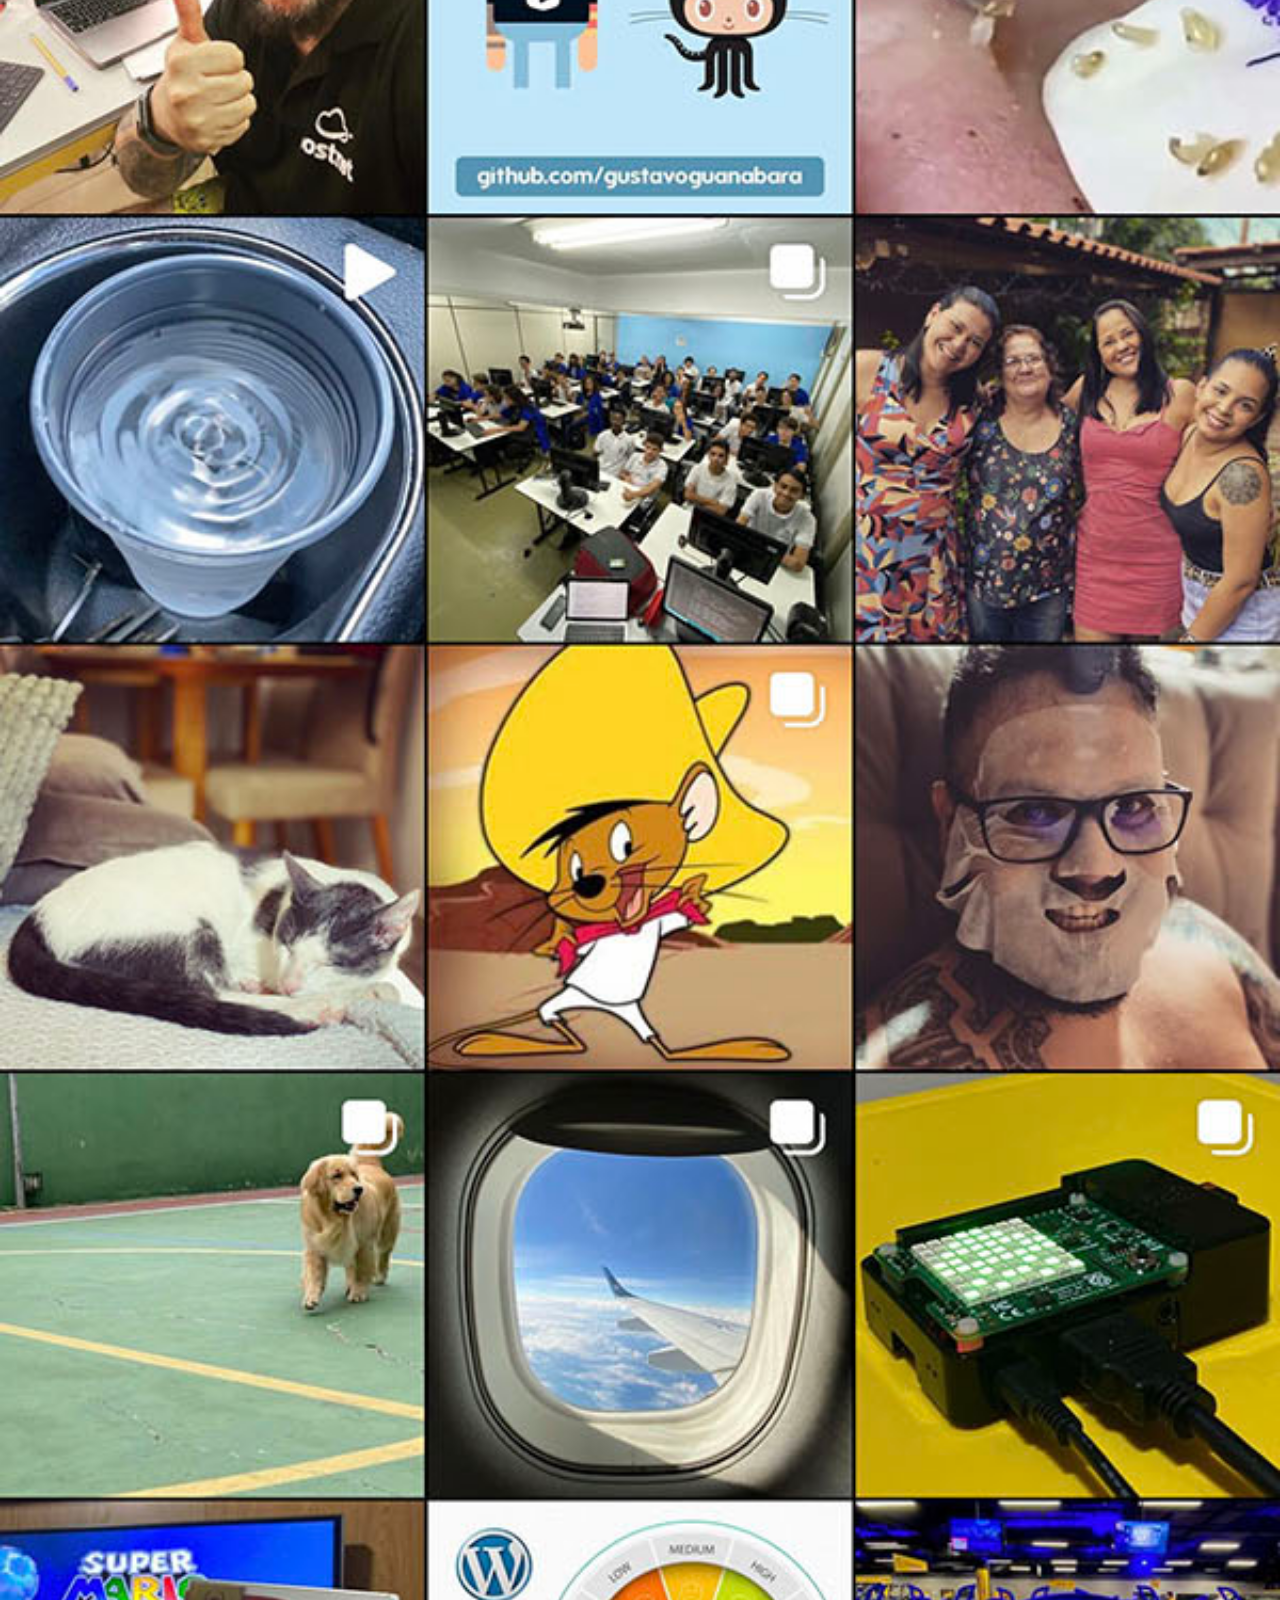
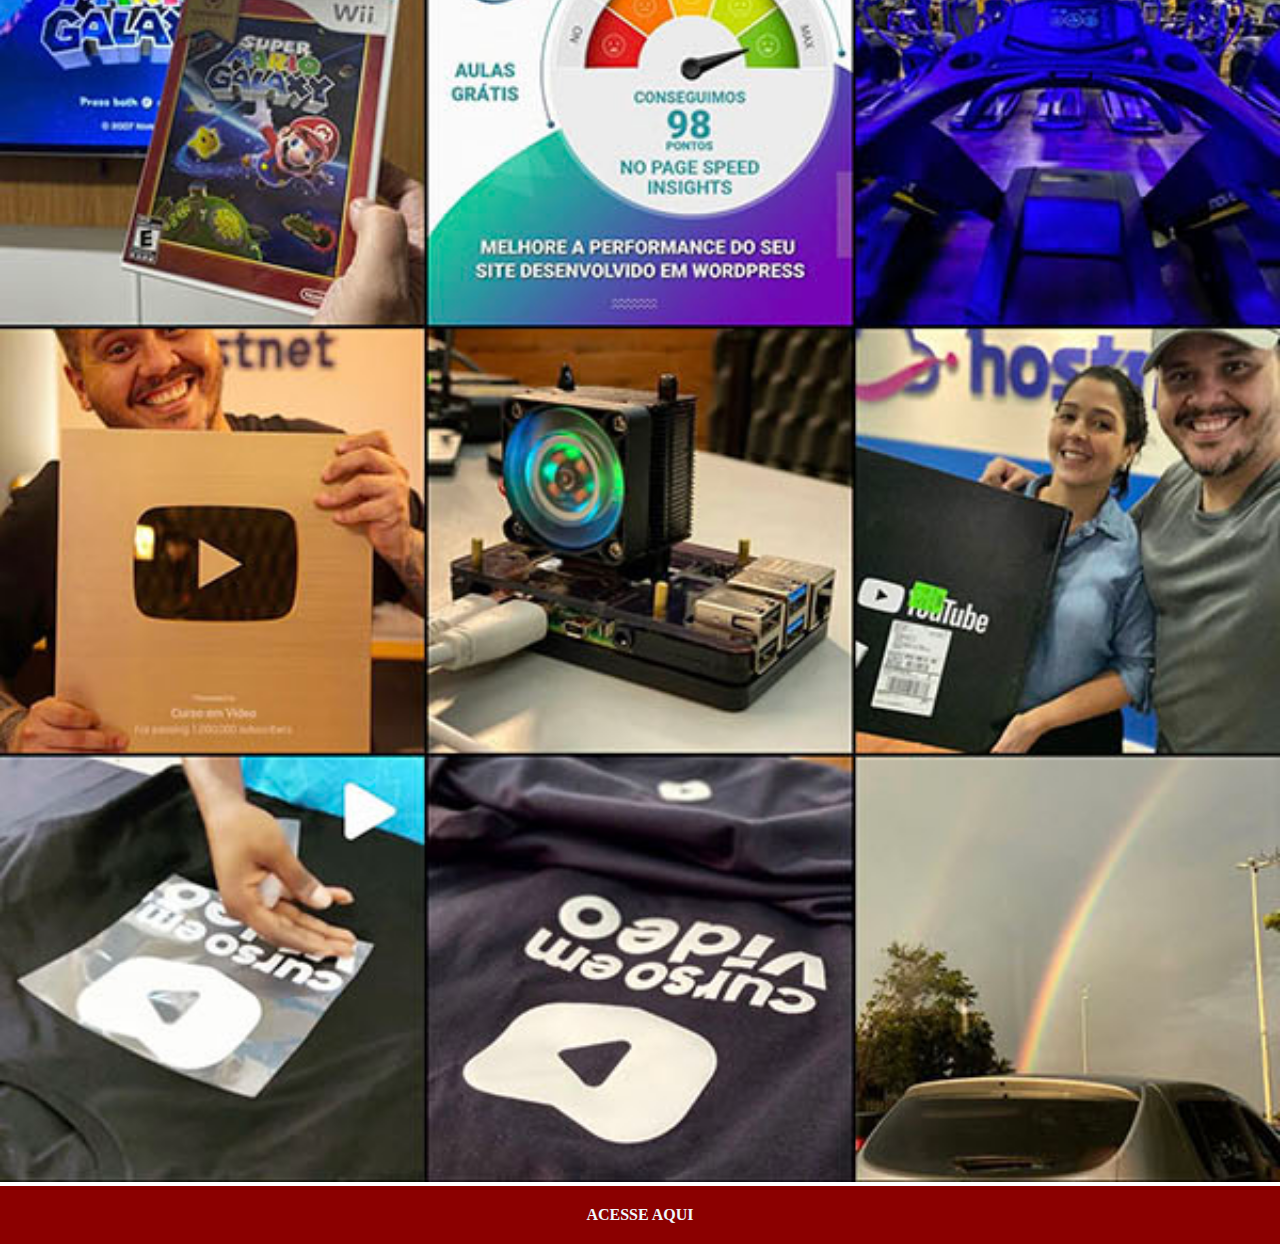
<file: insta.html>
<!DOCTYPE html>
<html lang="en">
<head>
    <meta charset="UTF-8">
    <meta name="viewport" content="width=device-width, initial-scale=1.0">
    <title>Document</title>
    <link rel="stylesheet" href="estilos/social.css">
</head>
<body>
    <img src="imagens/tela-instagram.jpg" alt="Instagram">
    <a href="https://www.instagram.com/gustavoguanabara" target="_blank">ACESSE AQUI</a>
</body>
</html>
</file>
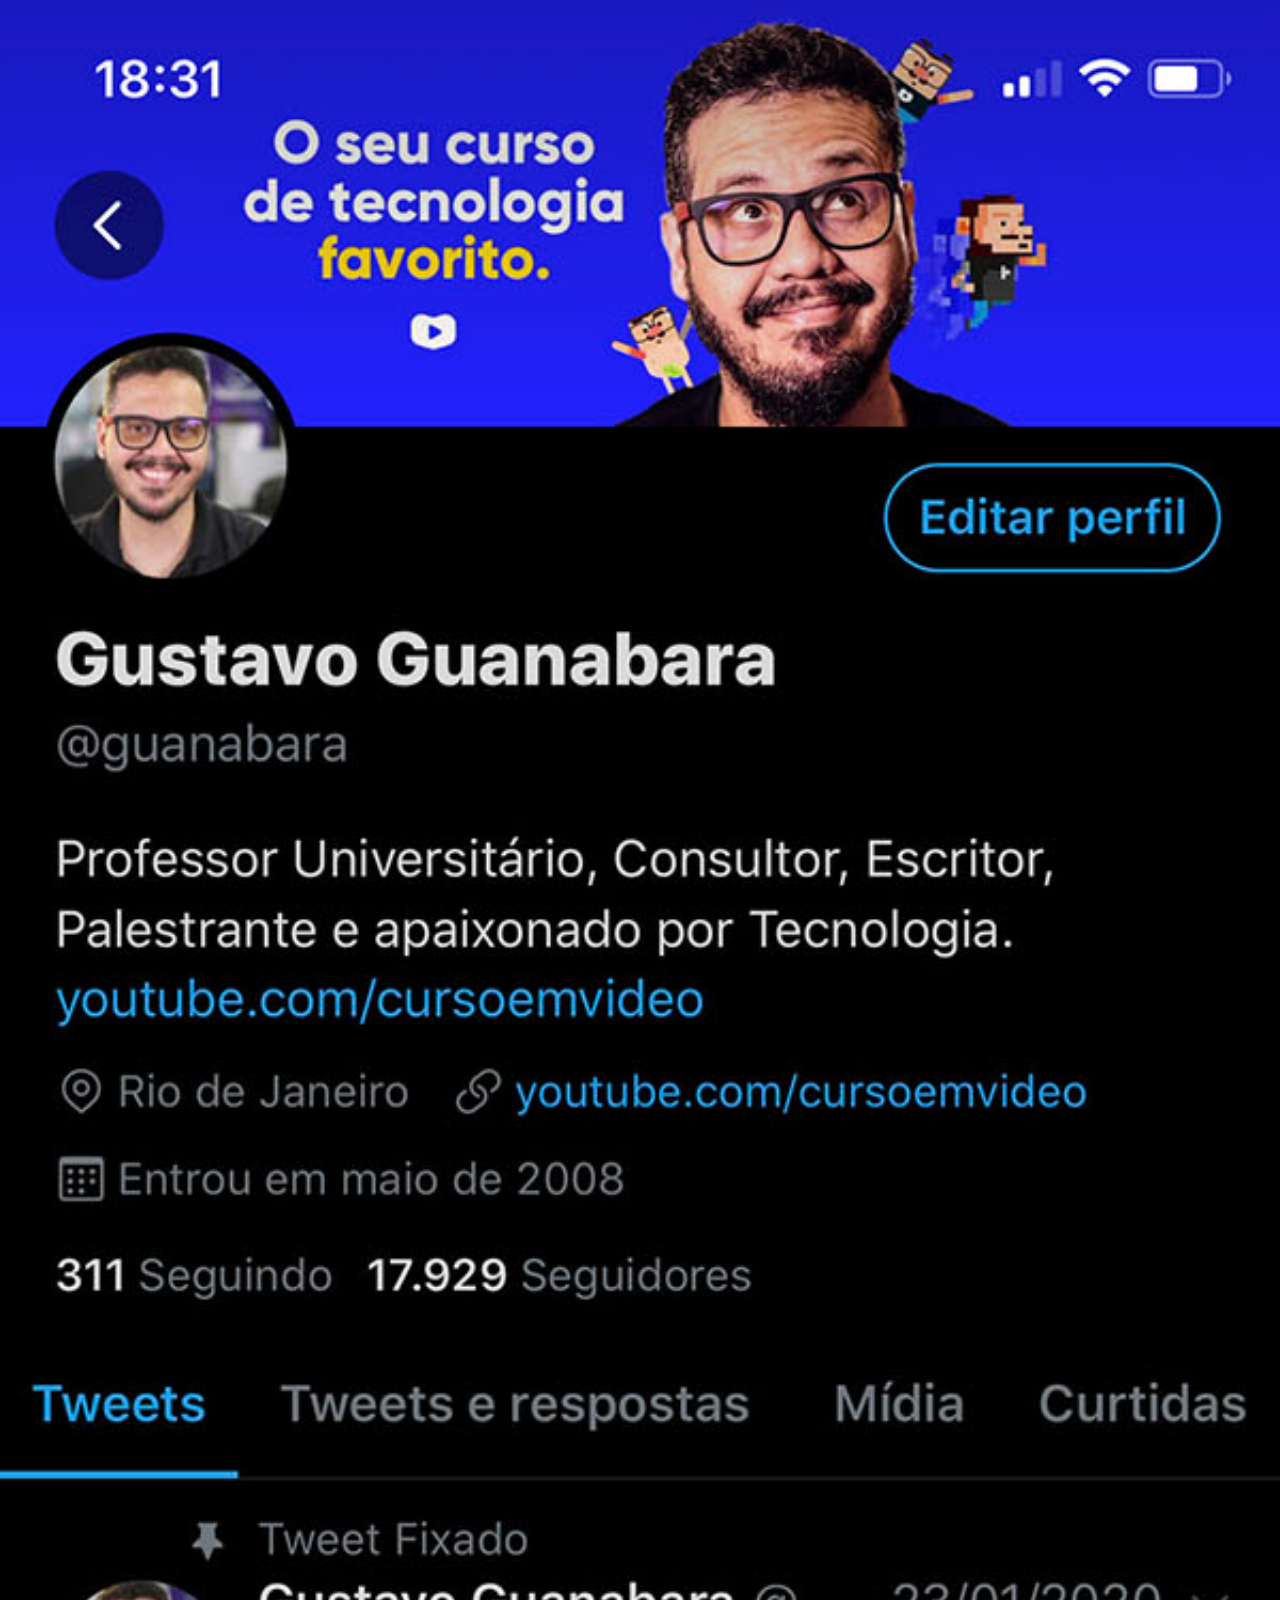
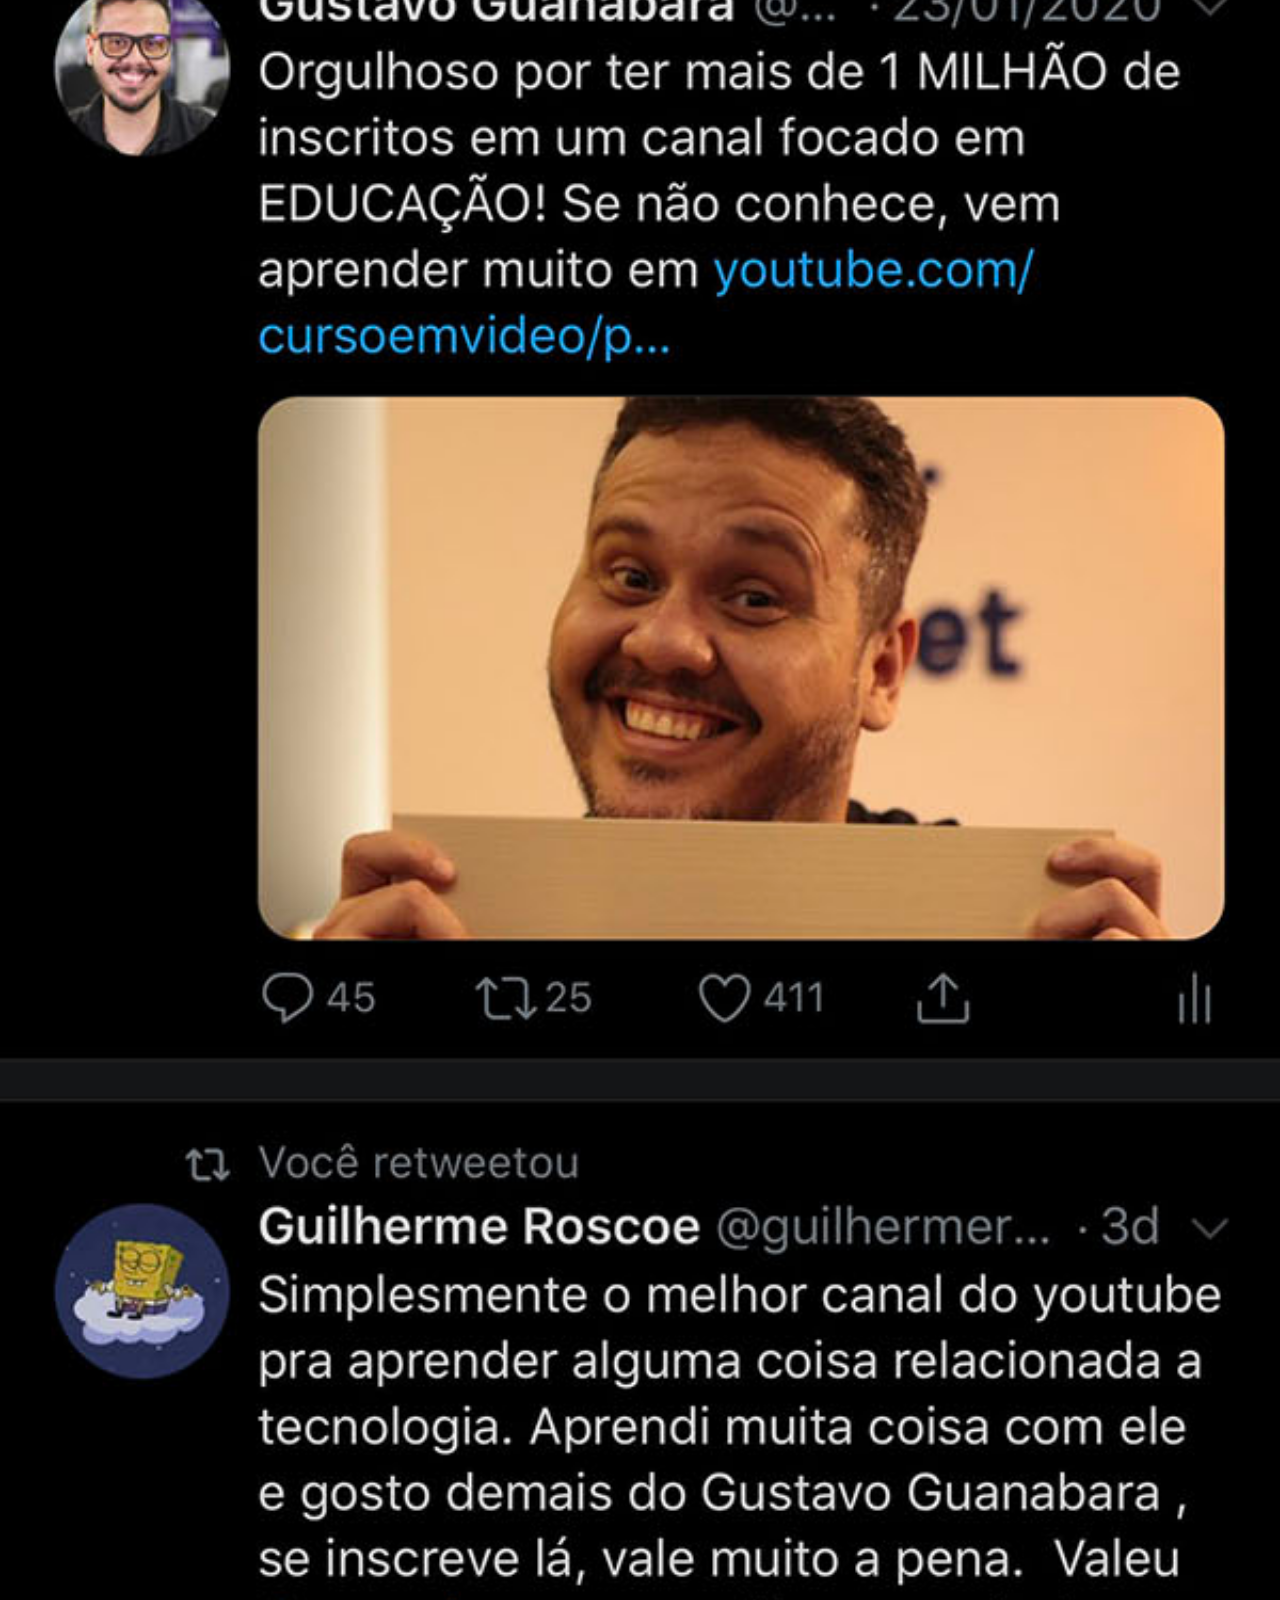
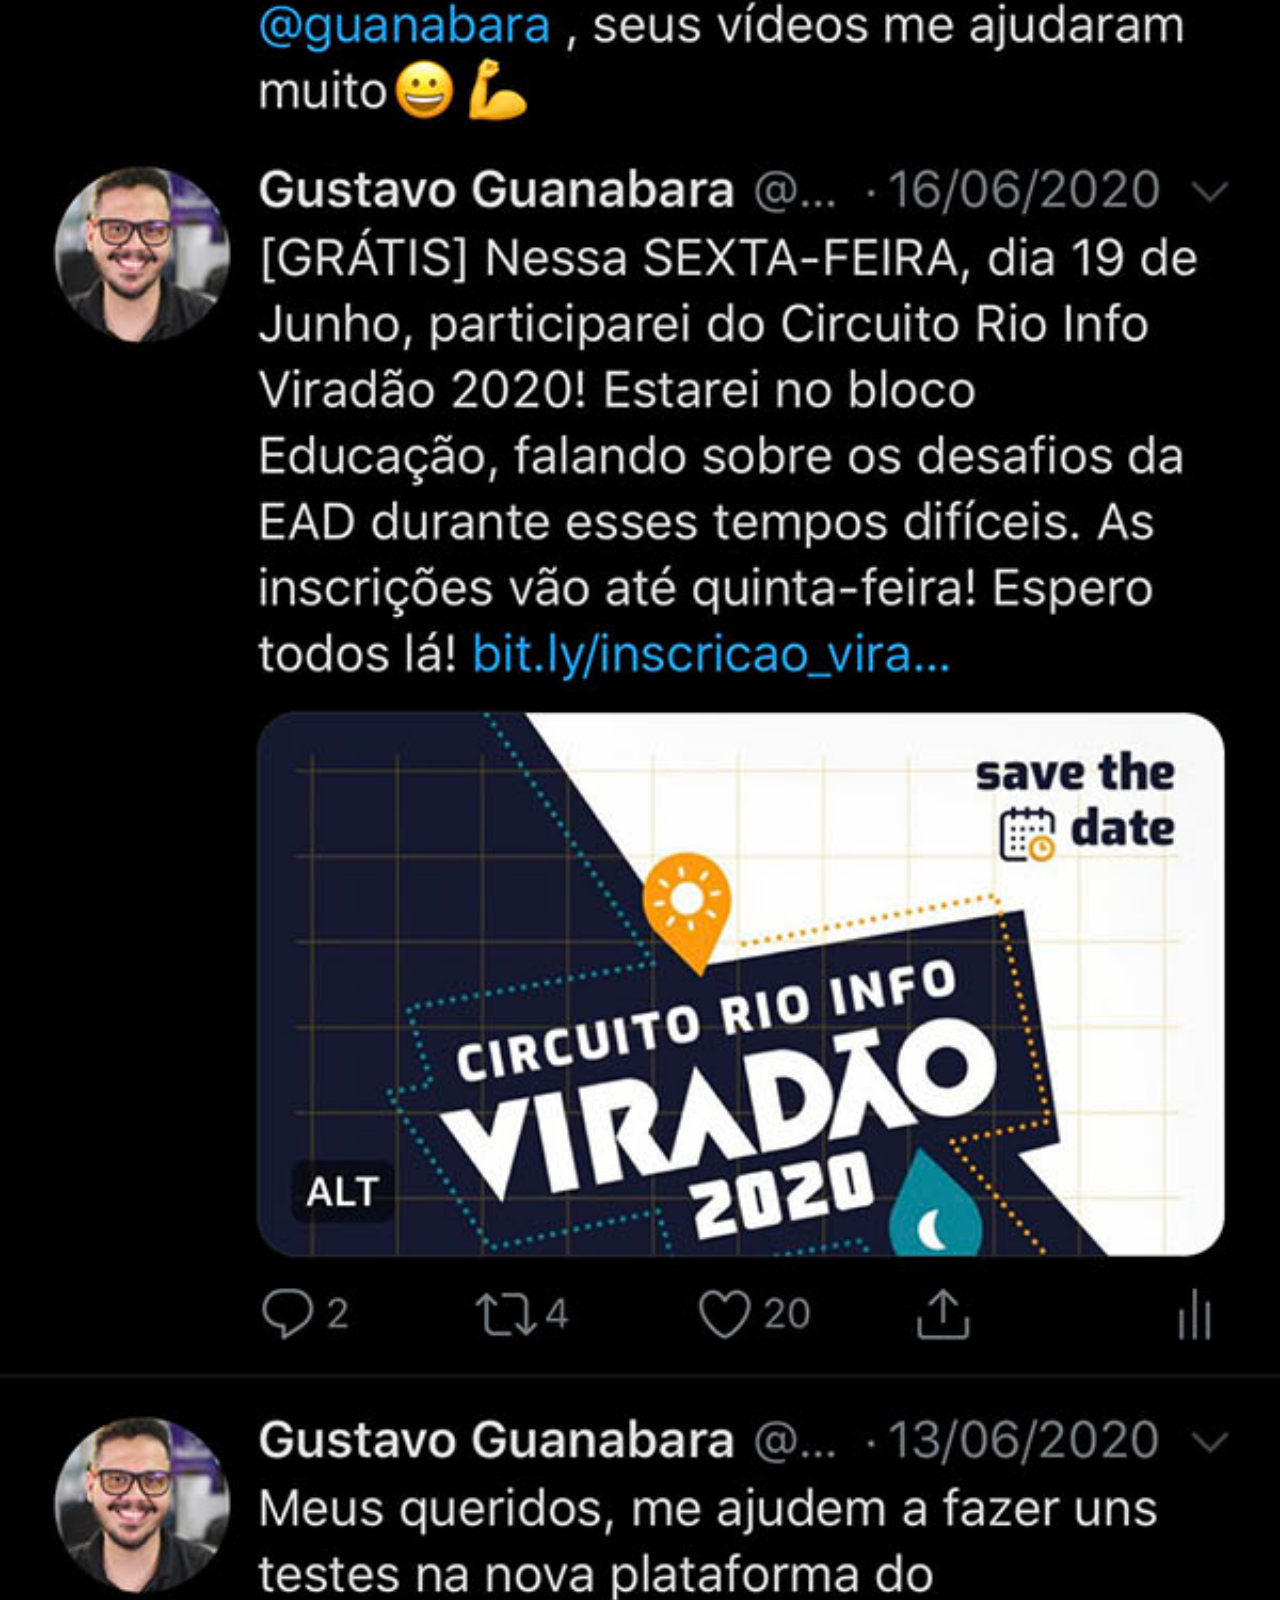
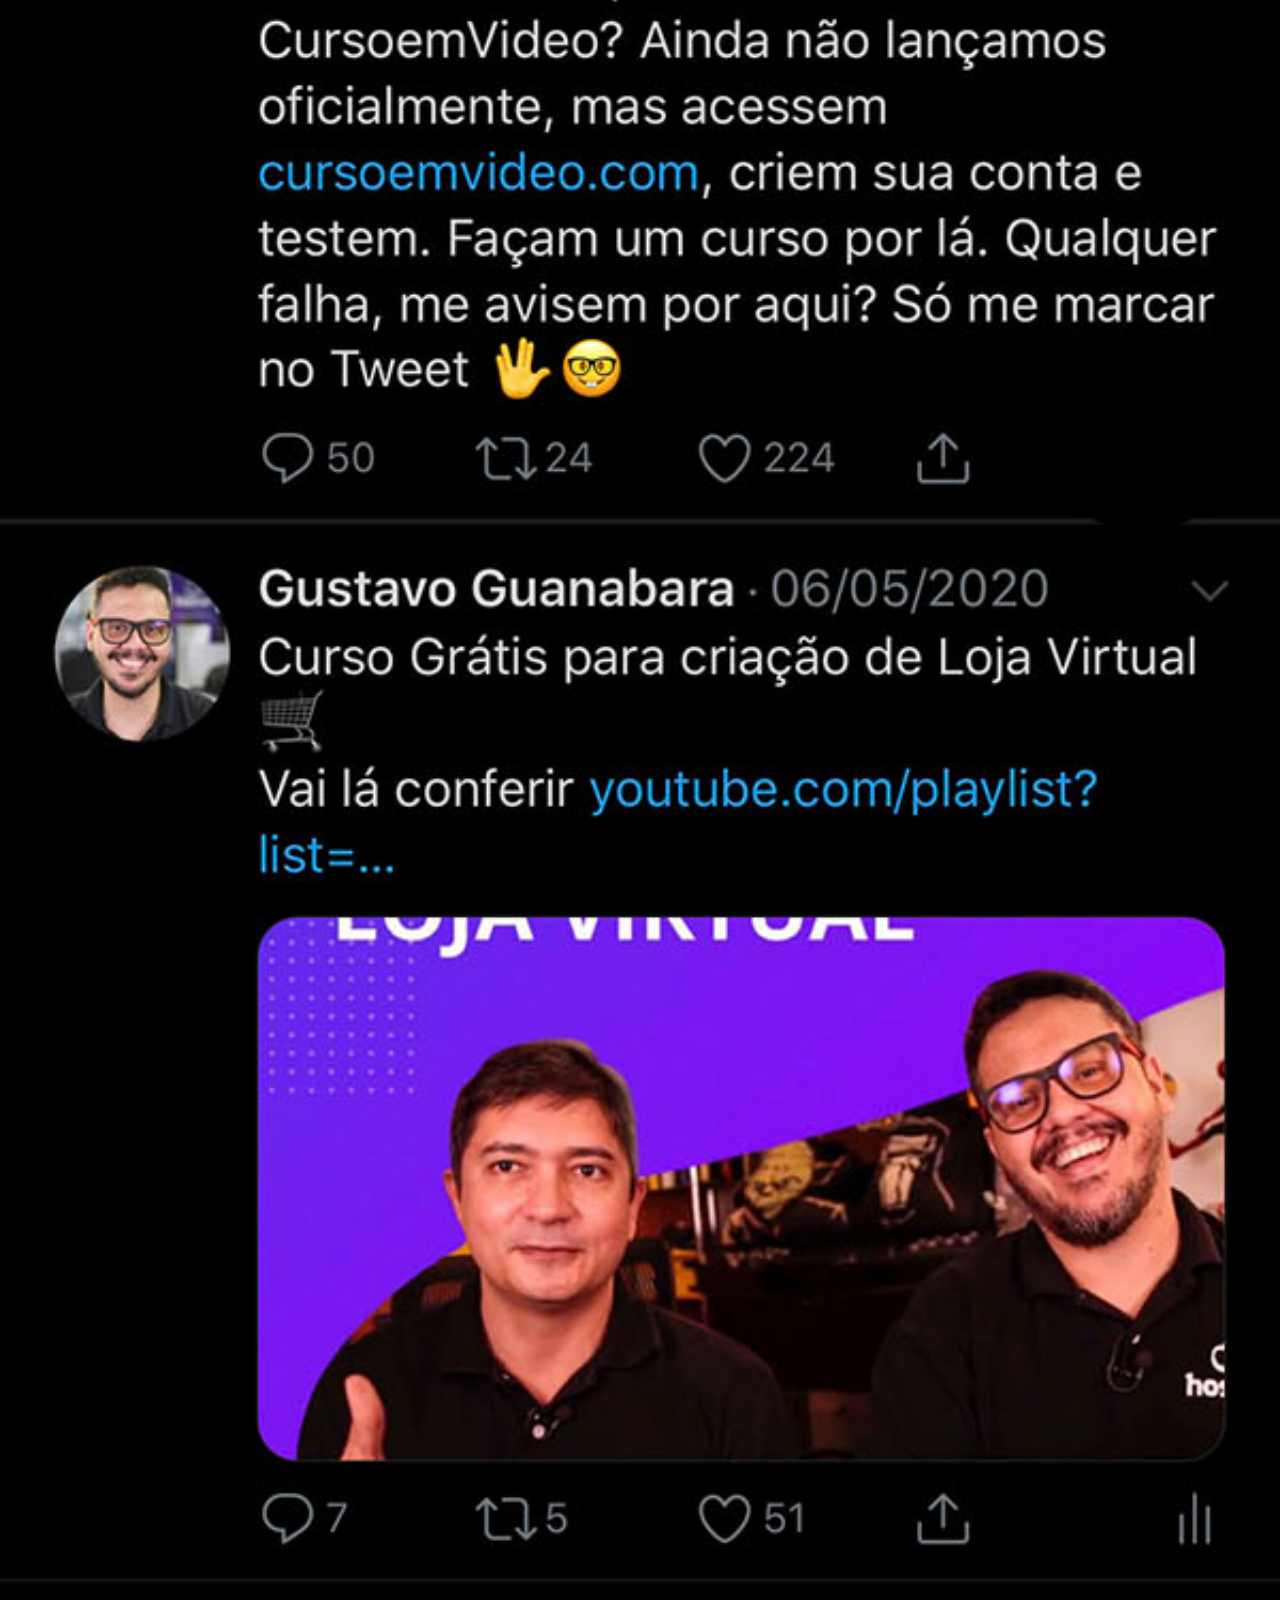
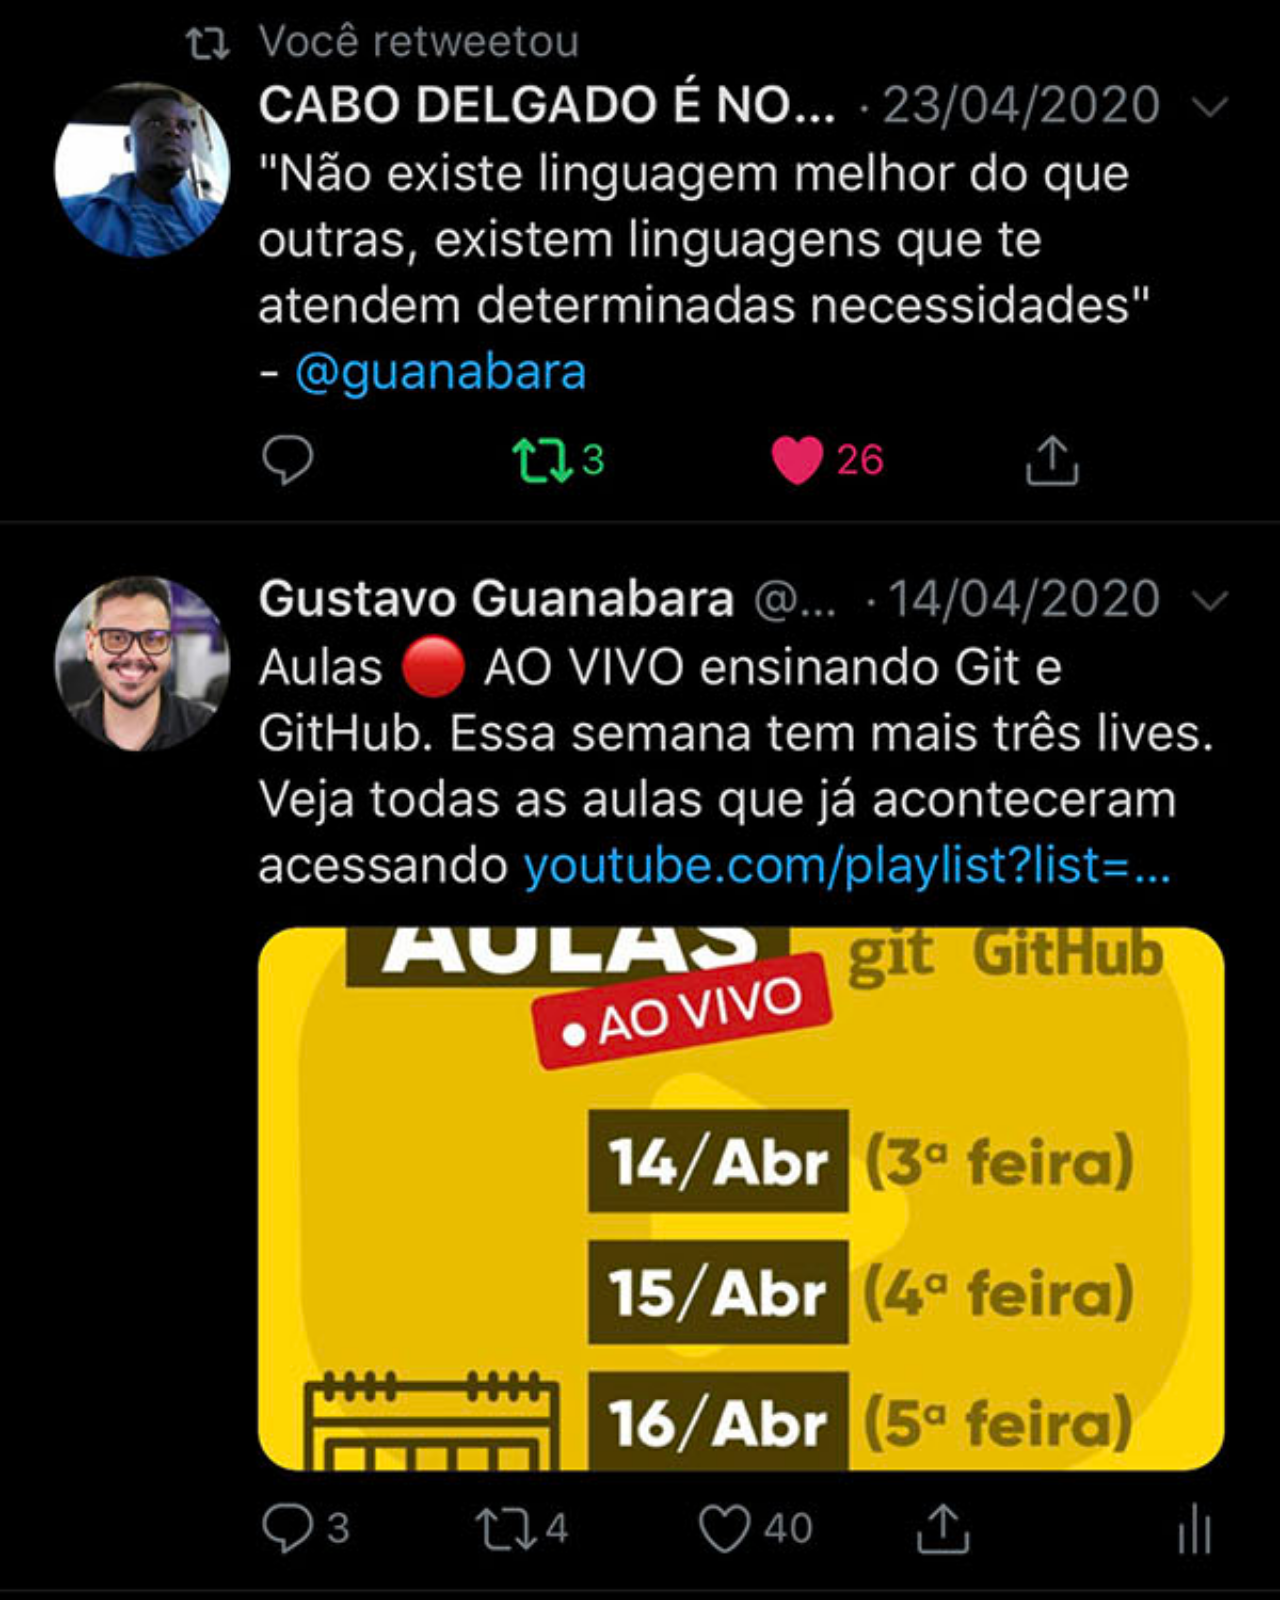
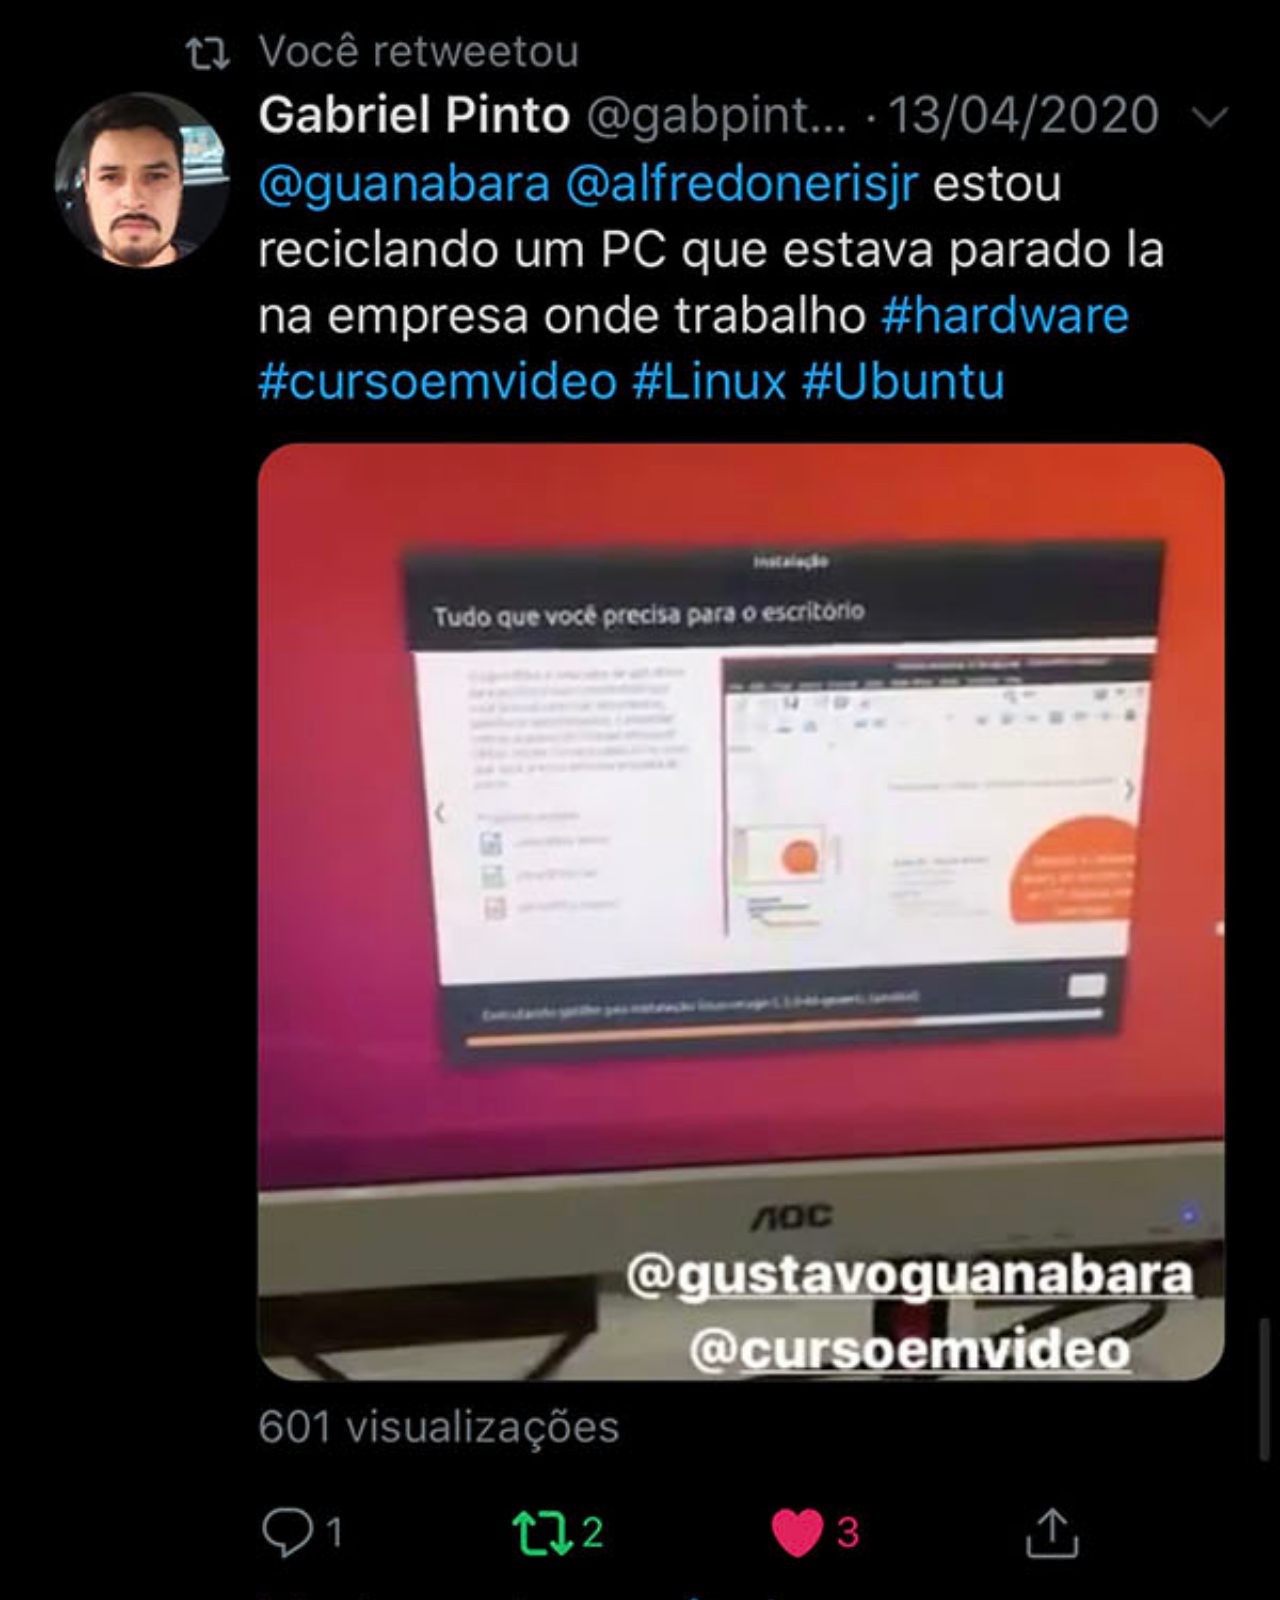
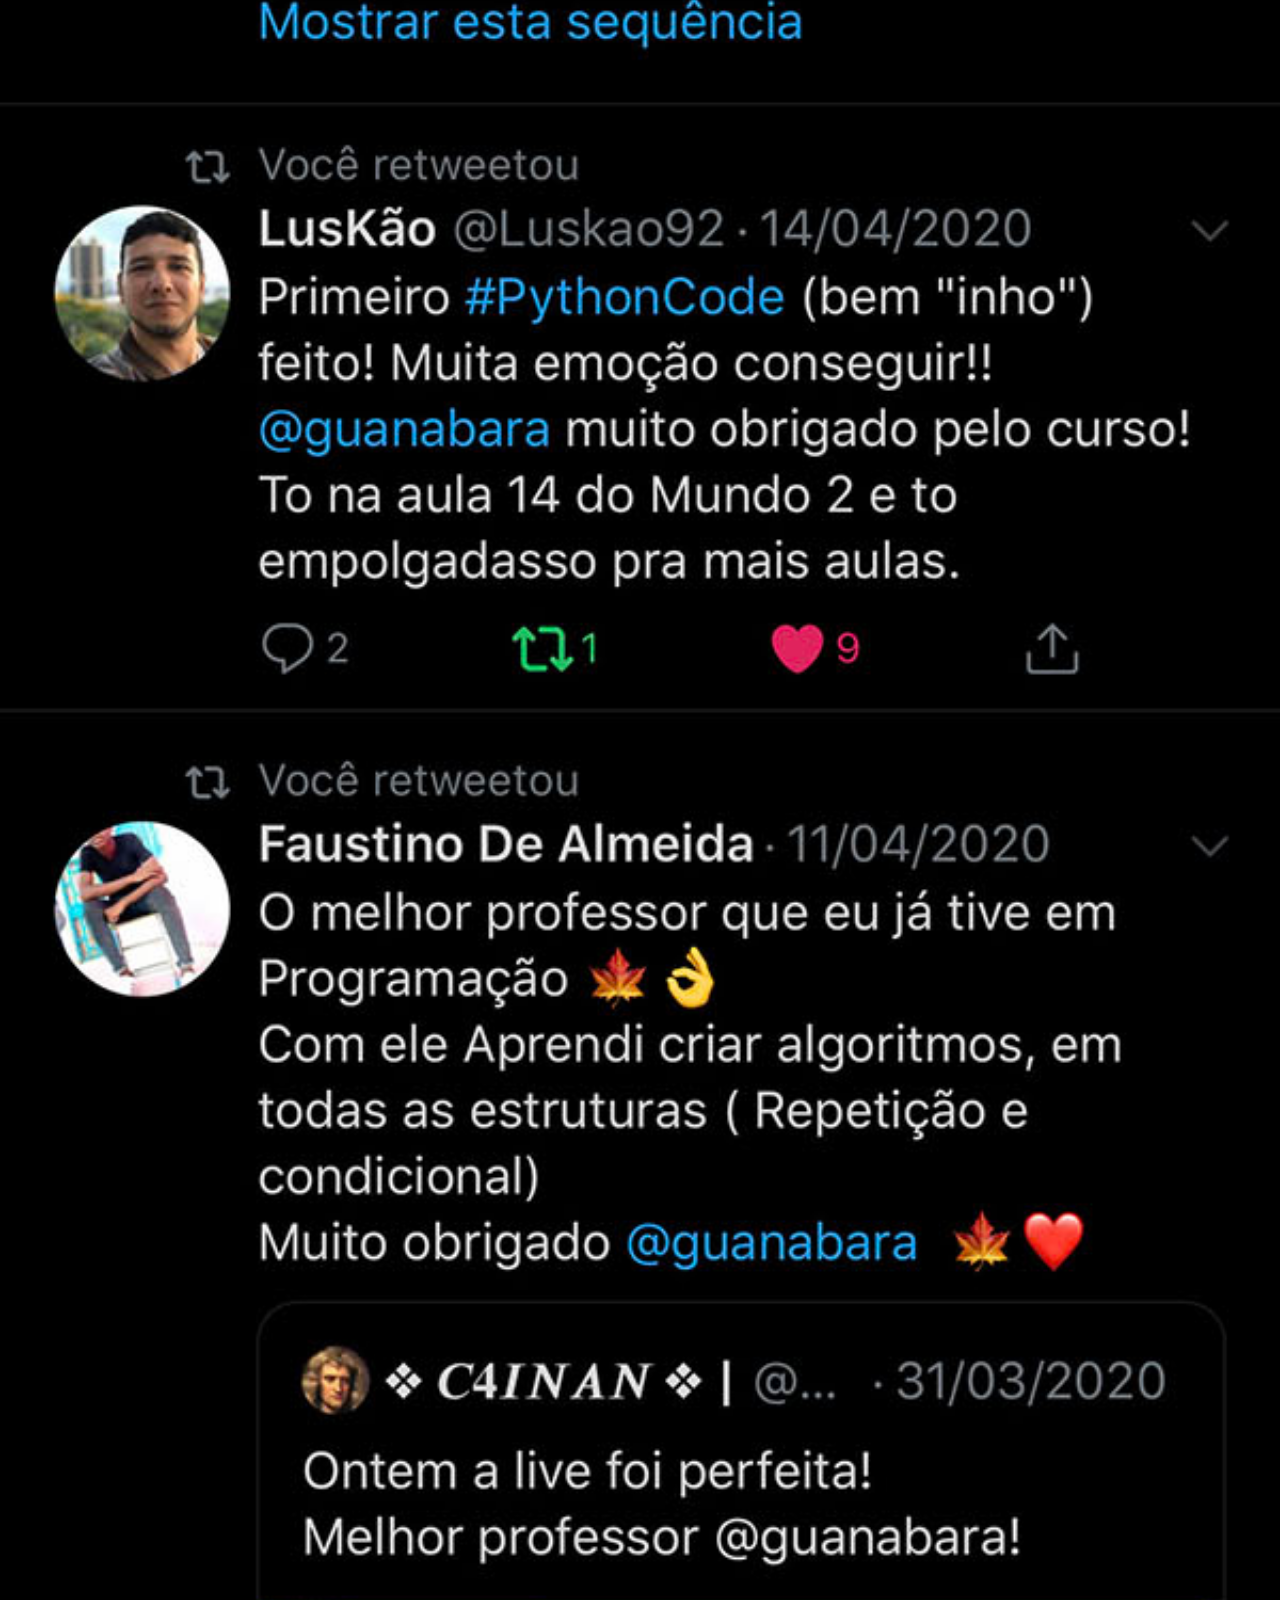
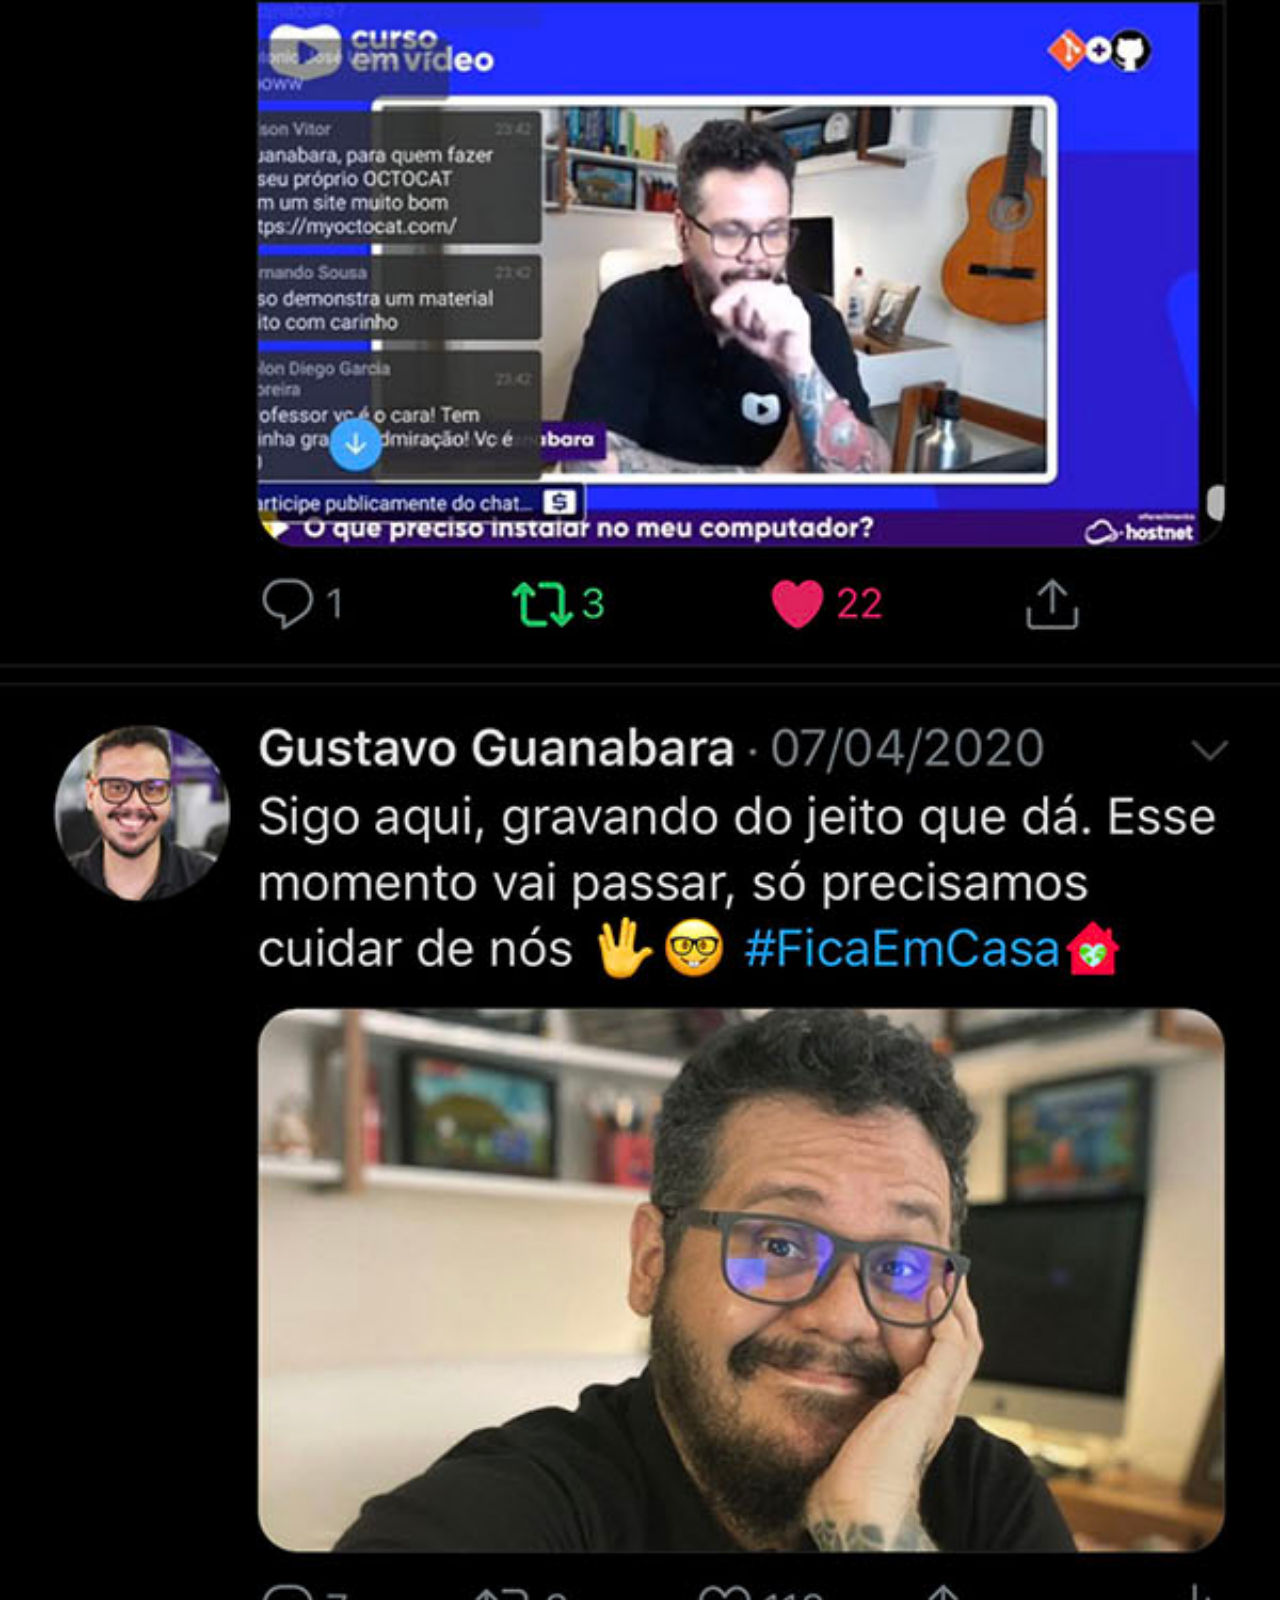
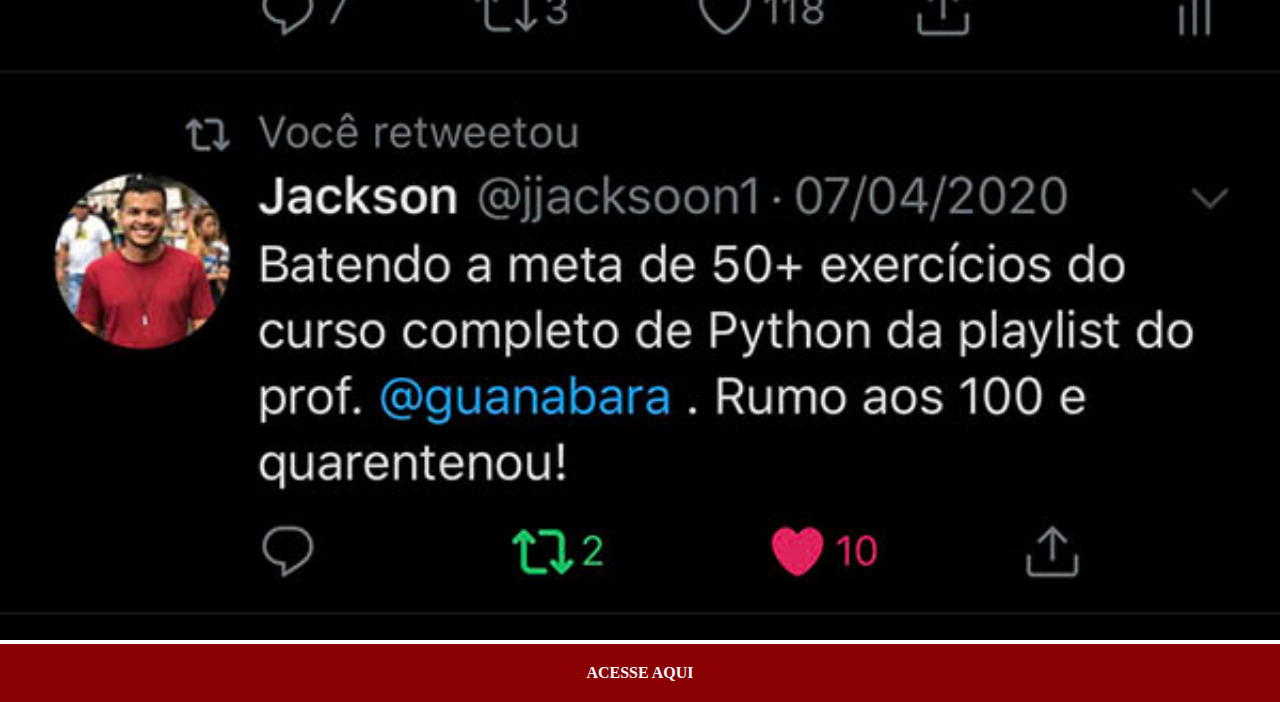
<file: twitter.html>
<!DOCTYPE html>
<html lang="en">
<head>
    <meta charset="UTF-8">
    <meta name="viewport" content="width=device-width, initial-scale=1.0">
    <title>Document</title>
    <link rel="stylesheet" href="estilos/social.css">
</head>
<body>
    <img src="imagens/tela-twitter.jpg" alt="Twitter">
    <a href="https://twitter.com/i/flow/login?redirect_after_login=%2Fguanabara" target="_blank">ACESSE AQUI</a>
</body>
</html>
</file>
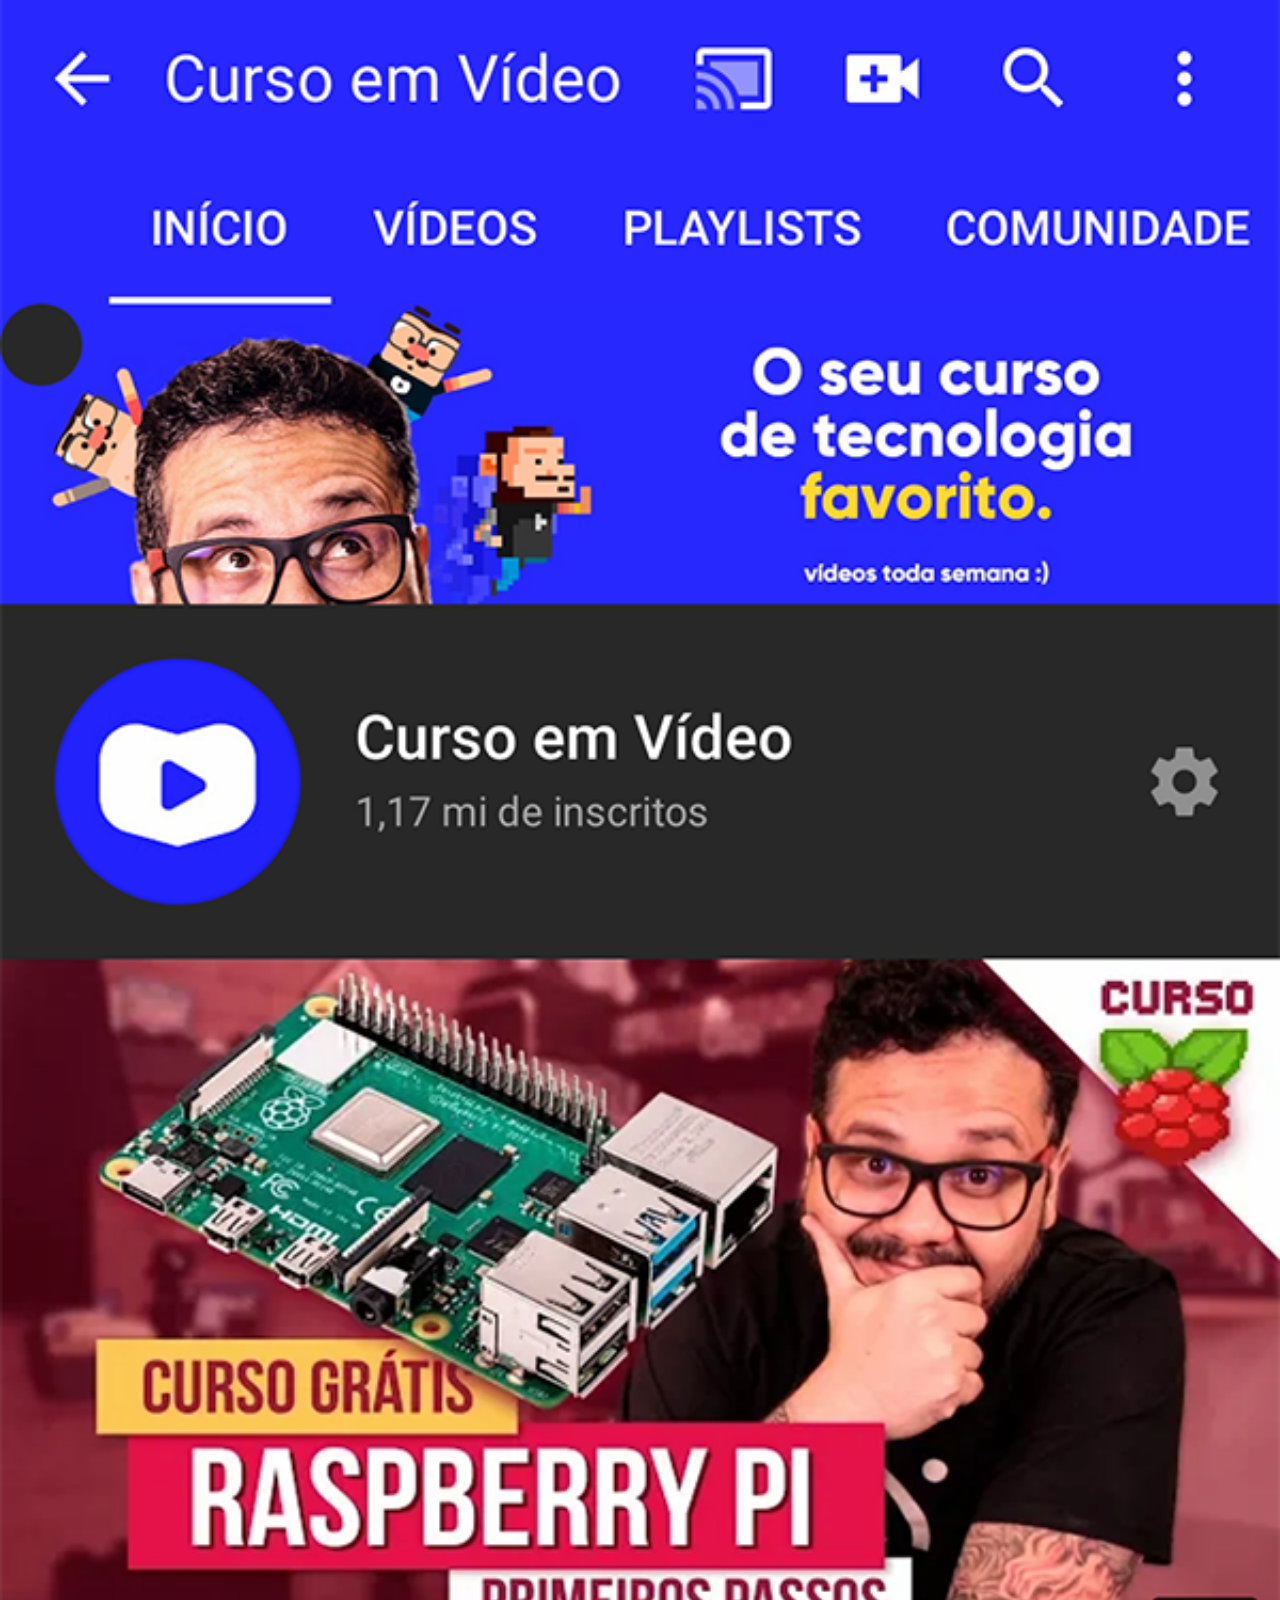
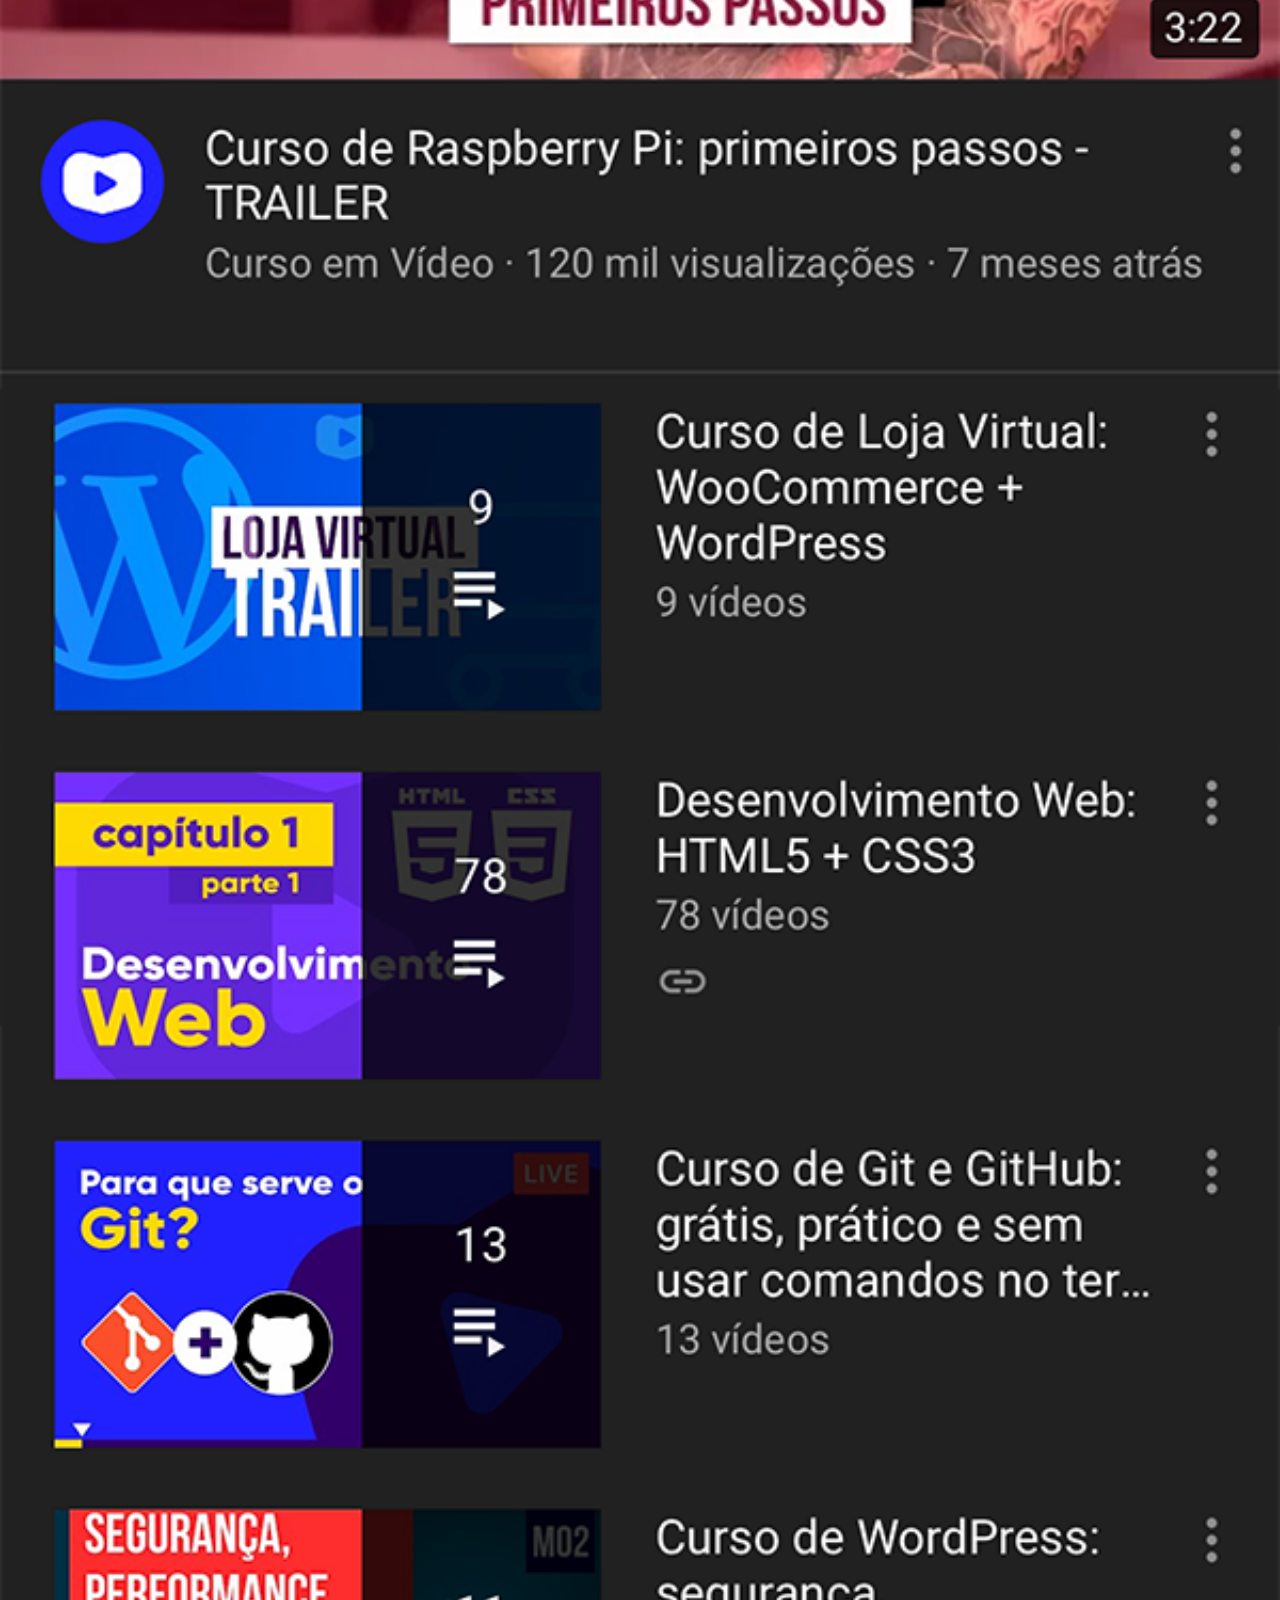
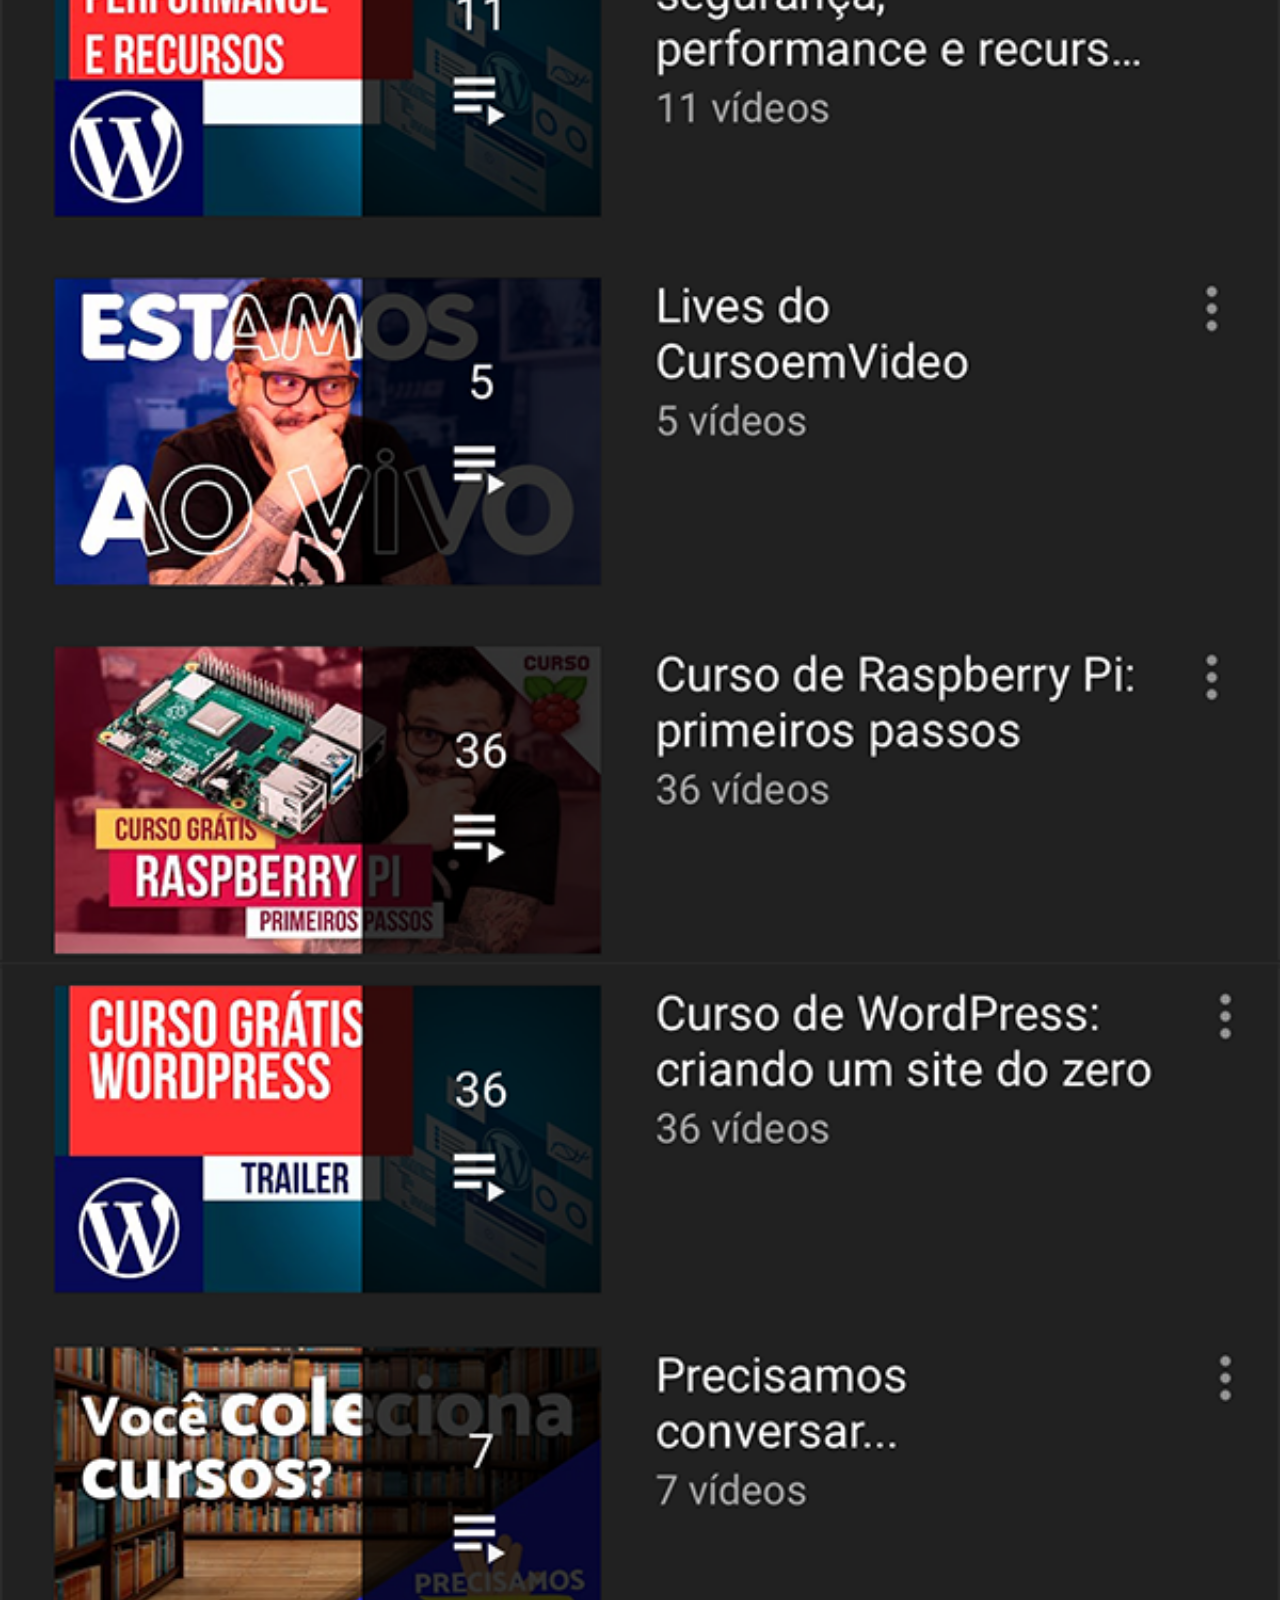
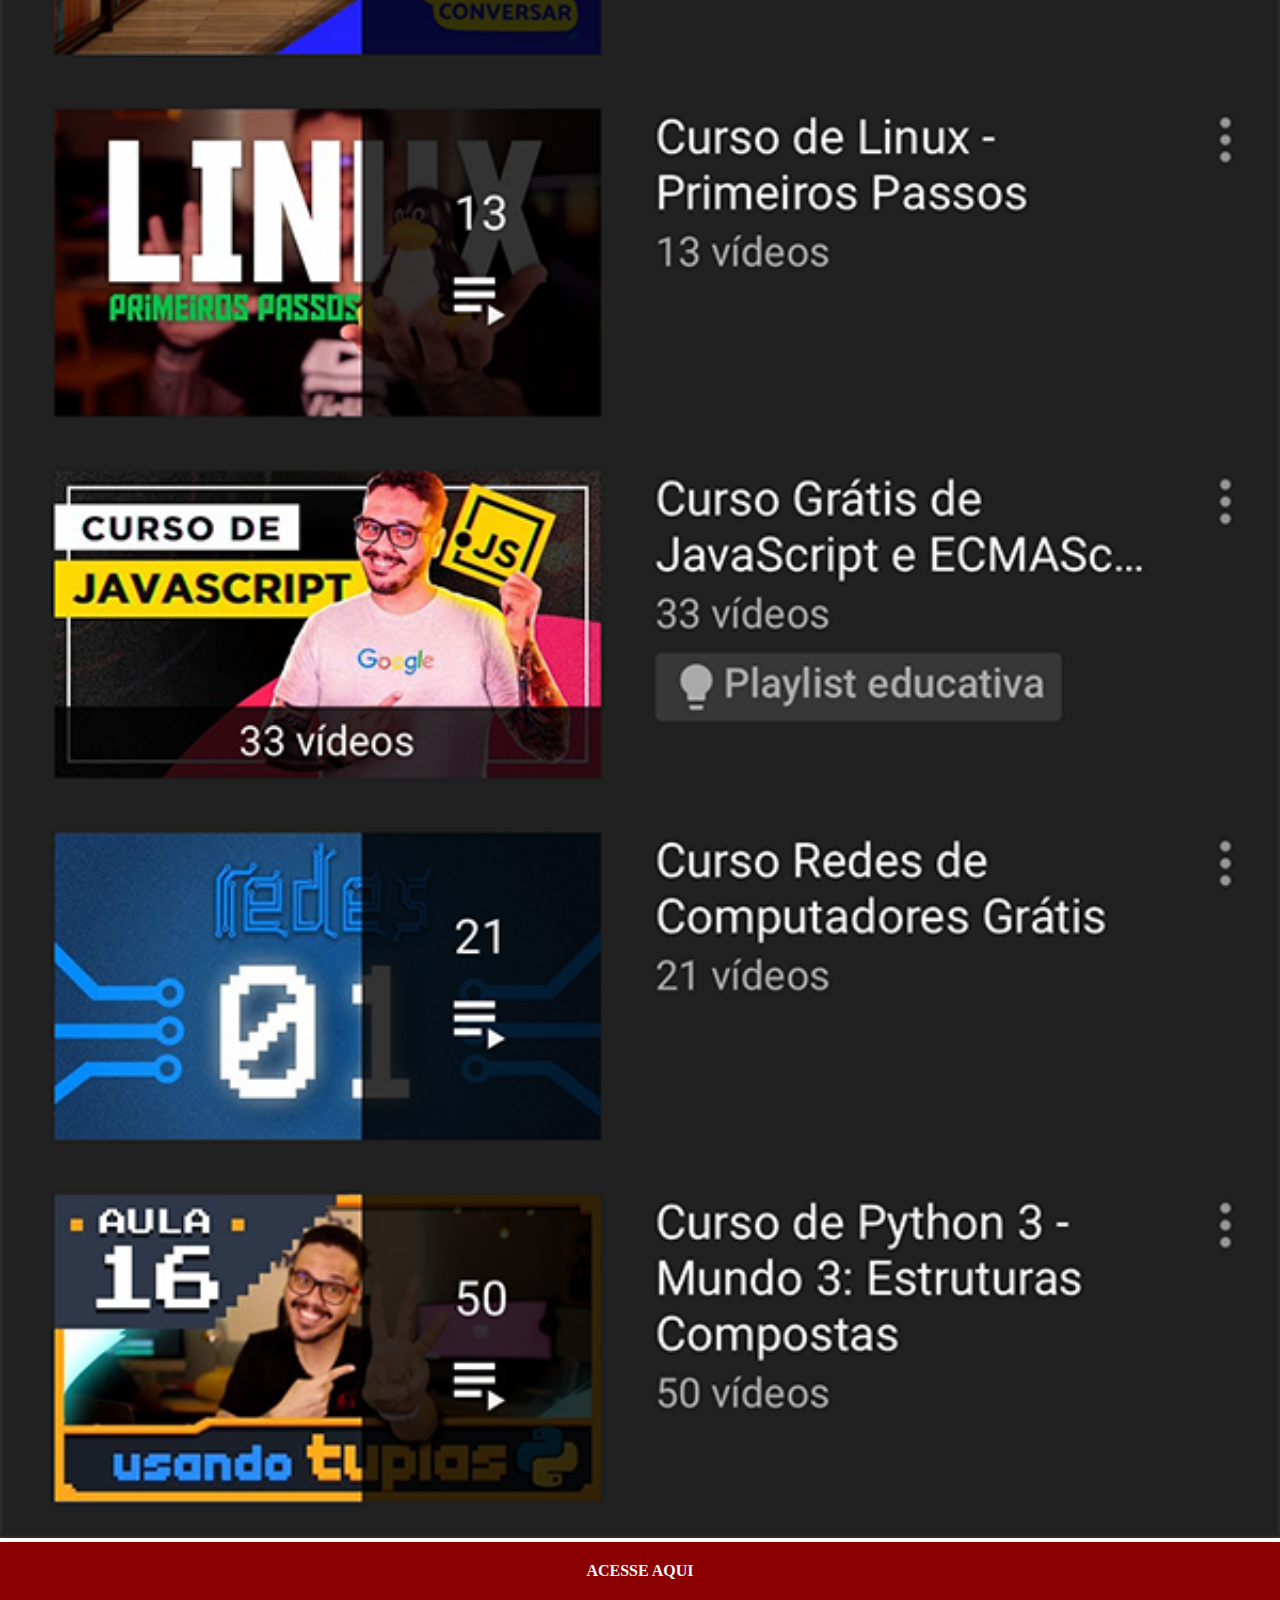
<file: youtube.html>
<!DOCTYPE html>
<html lang="en">
<head>
    <meta charset="UTF-8">
    <meta name="viewport" content="width=device-width, initial-scale=1.0">
    <title>Document</title>
    <link rel="stylesheet" href="estilos/social.css">
</head>
<body>
    <img src="imagens/tela-youtube.png" alt="Youtube">
    <a href="https://www.youtube.com/@CursoemVideo/playlists" target="_blank">ACESSE AQUI</a>
</body>
</html>
</file>
<file: estilos/style.css>
@charset "UTF-8";

*{
    margin: 0px;
    padding: 0px;
    font-family: Arial, Helvetica, sans-serif;
}

html, body{
    height: 100vh;
    width: 100vw;
    background-color: black;
}

body{
    background: url('../imagens/fundo-madeira.jpg'), no-repeat top center;
    background-size: cover;
    background-attachment: fixed;
}

main{
    position: relative;
    height: 100vh;
}

section#telefone{
    position: absolute;
    top: 50%;
    left: 50%;
    transform: translate(-50%, -50%);

    height: 627px;
    width: 311px;

    background: url('../imagens/frame-iphone.png') no-repeat;
}

#tela{
    position: relative;
    top: 80px;
    left: 23px;
    height: 470px;
    width: 266px;
}

#redes-sociais{
    text-align: right;
}

#redes-sociais img{
    width: 50px;
    margin: 20px;
    border-radius: 50%;
    box-shadow: 2px 2px 5px rgba(0, 0, 0, 0.500);
    box-sizing: border-box;
}

#redes-sociais img:hover{
    border: 2px solid rgba(255, 255, 255, 0.800);
    transform: translate(-3px, -3px);
    box-shadow: 5px 5px 10px rgba(0, 0, 0, 0.750);
    transition: transform .3s, border 1s;
}
</file>
<file: estilos/social.css>
@charset "UTF-8";

*{
    margin: 0px;
    padding: 0px;
}

::-webkit-scrollbar{
    width: 0px;
    height: 0px;
}

img{
    width: 100vw;
}

a{
    display: block;
    background-color: darkred;
    padding: 20px;
    text-align: center;
    text-decoration: none;
    color: aliceblue;
    font-weight: bolder;
}

a:hover{
    background-color: red;
}
</file>
